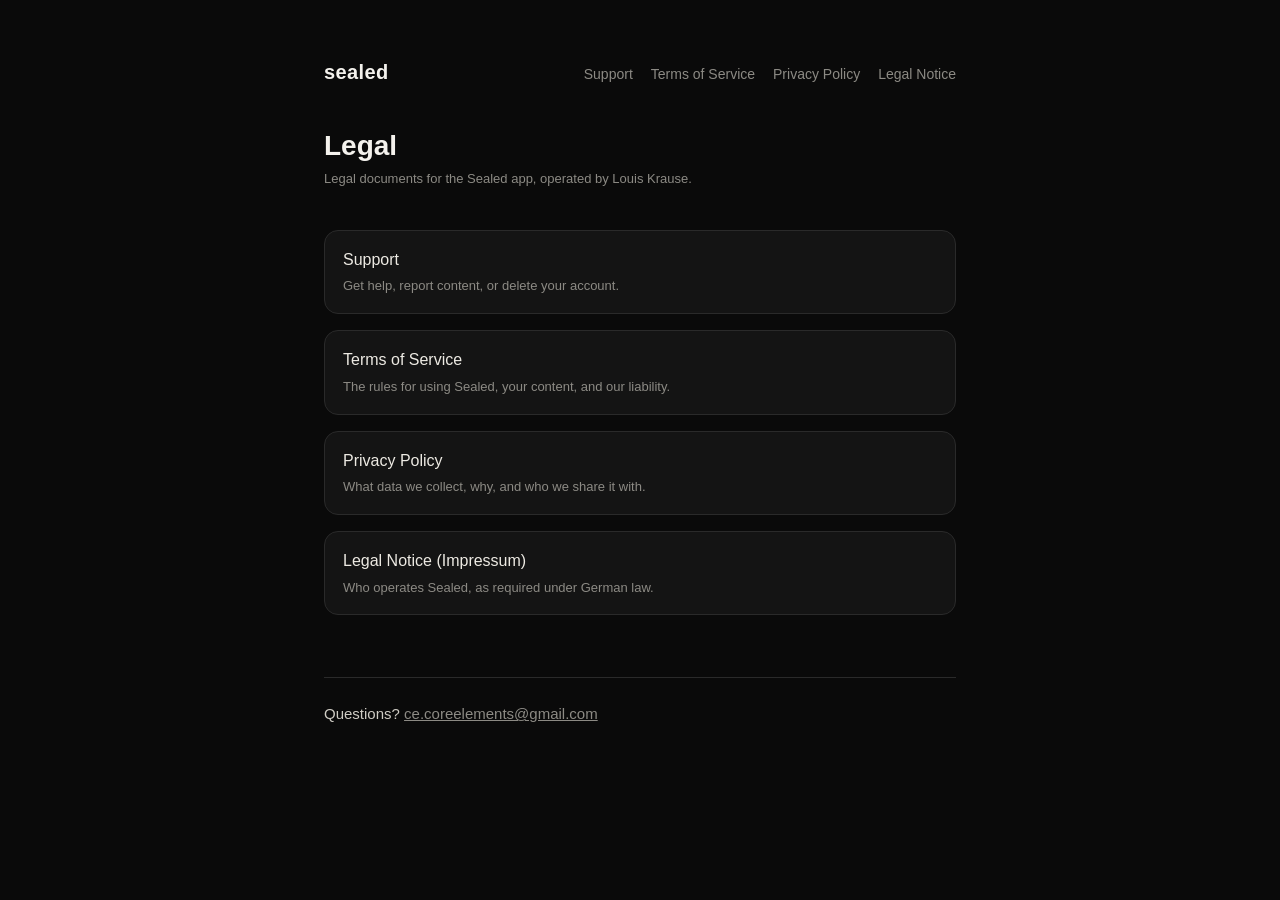
<file: sealed/index.html>
<!doctype html>
<html lang="en">
<head>
  <meta charset="utf-8" />
  <meta name="viewport" content="width=device-width, initial-scale=1" />
  <title>Sealed — Legal</title>
  <meta name="robots" content="noindex" />
  <link rel="stylesheet" href="legal.css" />
</head>
<body>
  <div class="wrap">
    <header class="top">
      <span class="wordmark">sealed</span>
      <nav class="docs">
        <a href="support.html">Support</a>
        <a href="terms-of-service.html">Terms of Service</a>
        <a href="privacy-policy.html">Privacy Policy</a>
        <a href="imprint.html">Legal Notice</a>
      </nav>
    </header>

    <h1>Legal</h1>
    <p class="meta">Legal documents for the Sealed app, operated by Louis Krause.</p>

    <ul class="index-list">
      <li>
        <a href="support.html">
          Support
          <span>Get help, report content, or delete your account.</span>
        </a>
      </li>
      <li>
        <a href="terms-of-service.html">
          Terms of Service
          <span>The rules for using Sealed, your content, and our liability.</span>
        </a>
      </li>
      <li>
        <a href="privacy-policy.html">
          Privacy Policy
          <span>What data we collect, why, and who we share it with.</span>
        </a>
      </li>
      <li>
        <a href="imprint.html">
          Legal Notice (Impressum)
          <span>Who operates Sealed, as required under German law.</span>
        </a>
      </li>
    </ul>

    <footer class="bottom">
      <p>Questions? <a href="mailto:ce.coreelements@gmail.com">ce.coreelements@gmail.com</a></p>
    </footer>
  </div>
</body>
</html>
</file>
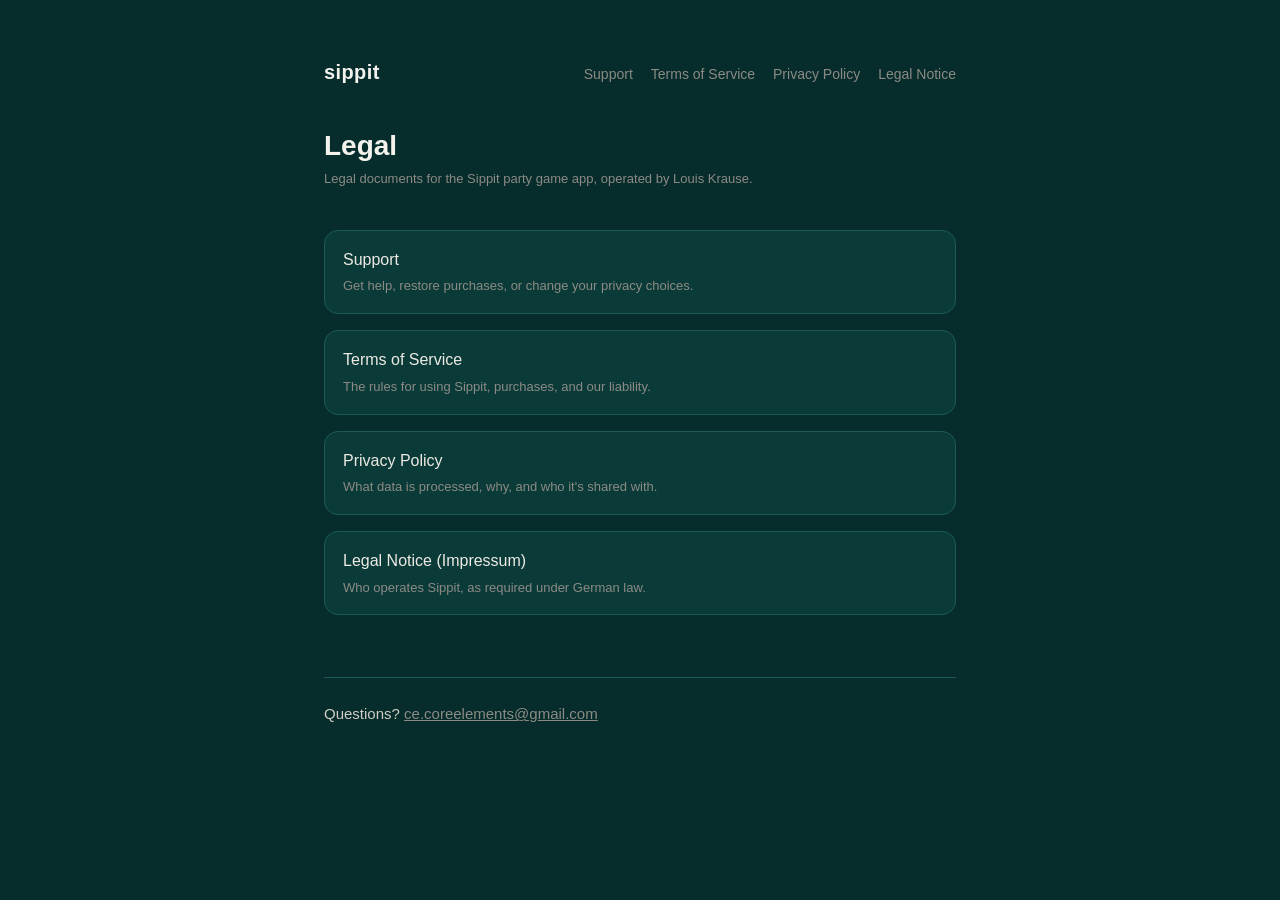
<file: sippit/index.html>
<!doctype html>
<html lang="en">
<head>
  <meta charset="utf-8" />
  <meta name="viewport" content="width=device-width, initial-scale=1" />
  <title>Sippit — Legal</title>
  <meta name="robots" content="noindex" />
  <link rel="stylesheet" href="legal.css" />
</head>
<body>
  <div class="wrap">
    <header class="top">
      <span class="wordmark">sippit</span>
      <nav class="docs">
        <a href="support.html">Support</a>
        <a href="terms-of-service.html">Terms of Service</a>
        <a href="privacy-policy.html">Privacy Policy</a>
        <a href="imprint.html">Legal Notice</a>
      </nav>
    </header>

    <h1>Legal</h1>
    <p class="meta">Legal documents for the Sippit party game app, operated by Louis Krause.</p>

    <ul class="index-list">
      <li>
        <a href="support.html">
          Support
          <span>Get help, restore purchases, or change your privacy choices.</span>
        </a>
      </li>
      <li>
        <a href="terms-of-service.html">
          Terms of Service
          <span>The rules for using Sippit, purchases, and our liability.</span>
        </a>
      </li>
      <li>
        <a href="privacy-policy.html">
          Privacy Policy
          <span>What data is processed, why, and who it's shared with.</span>
        </a>
      </li>
      <li>
        <a href="imprint.html">
          Legal Notice (Impressum)
          <span>Who operates Sippit, as required under German law.</span>
        </a>
      </li>
    </ul>

    <footer class="bottom">
      <p>Questions? <a href="mailto:ce.coreelements@gmail.com">ce.coreelements@gmail.com</a></p>
    </footer>
  </div>
</body>
</html>
</file>
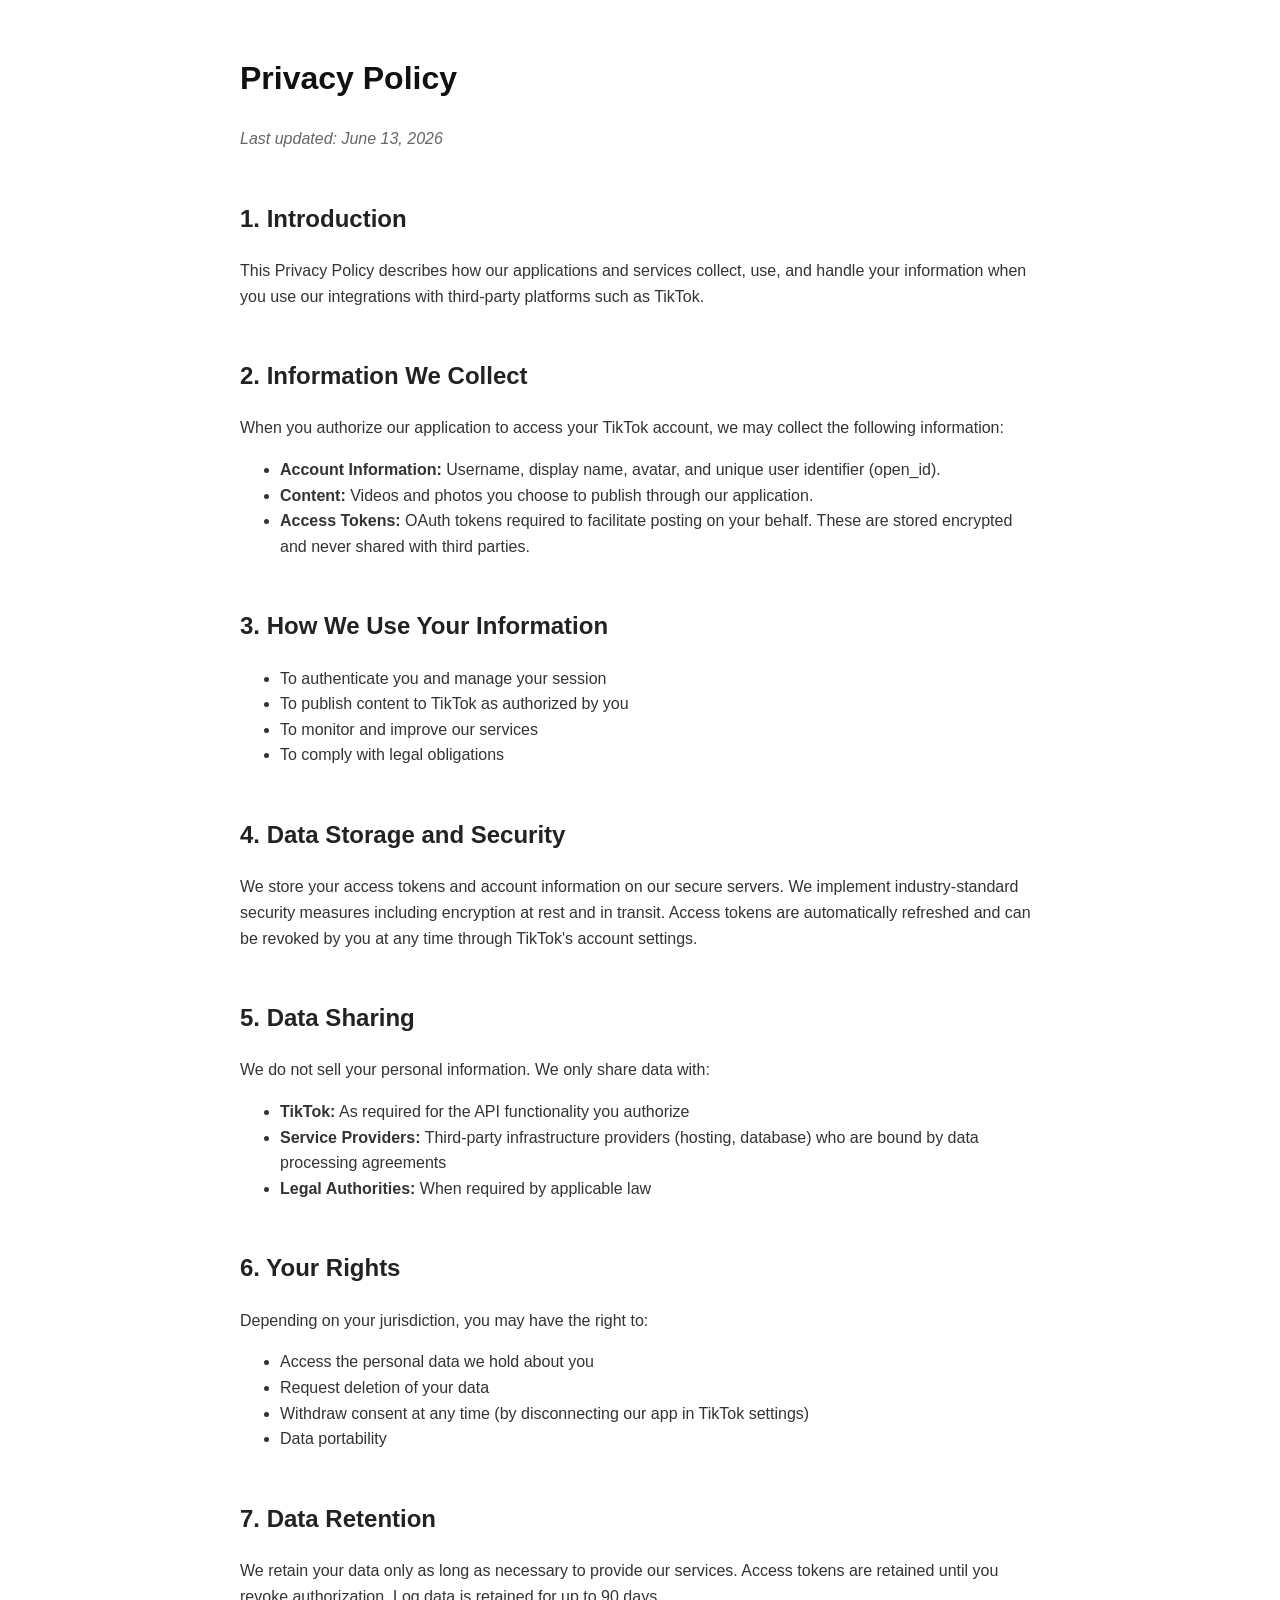
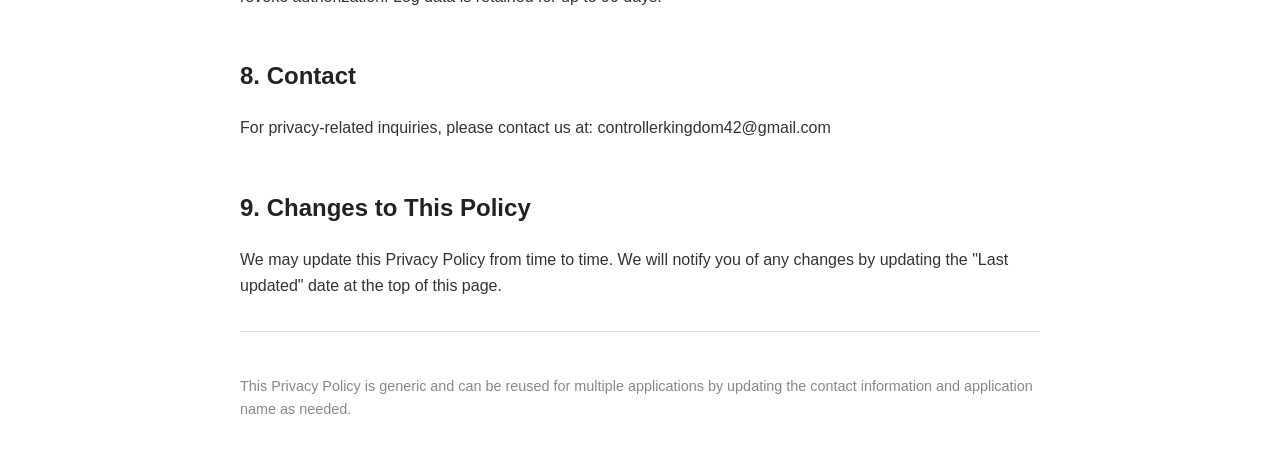
<file: privacy.html>
<!DOCTYPE html>
<html lang="en">
<head>
    <meta charset="UTF-8">
    <meta name="viewport" content="width=device-width, initial-scale=1.0">
    <title>Privacy Policy</title>
    <style>
        body { font-family: -apple-system, BlinkMacSystemFont, 'Segoe UI', Roboto, sans-serif; max-width: 800px; margin: 0 auto; padding: 2em; line-height: 1.6; color: #333; }
        h1 { color: #111; }
        h2 { color: #222; margin-top: 2em; }
        hr { border: none; border-top: 1px solid #ddd; margin: 2em 0; }
        footer { color: #888; font-size: 0.9em; margin-top: 3em; }
        .updated { color: #666; font-style: italic; }
    </style>
</head>
<body>
    <h1>Privacy Policy</h1>
    <p class="updated">Last updated: June 13, 2026</p>

    <h2>1. Introduction</h2>
    <p>This Privacy Policy describes how our applications and services collect, use, and handle your information when you use our integrations with third-party platforms such as TikTok.</p>

    <h2>2. Information We Collect</h2>
    <p>When you authorize our application to access your TikTok account, we may collect the following information:</p>
    <ul>
        <li><strong>Account Information:</strong> Username, display name, avatar, and unique user identifier (open_id).</li>
        <li><strong>Content:</strong> Videos and photos you choose to publish through our application.</li>
        <li><strong>Access Tokens:</strong> OAuth tokens required to facilitate posting on your behalf. These are stored encrypted and never shared with third parties.</li>
    </ul>

    <h2>3. How We Use Your Information</h2>
    <ul>
        <li>To authenticate you and manage your session</li>
        <li>To publish content to TikTok as authorized by you</li>
        <li>To monitor and improve our services</li>
        <li>To comply with legal obligations</li>
    </ul>

    <h2>4. Data Storage and Security</h2>
    <p>We store your access tokens and account information on our secure servers. We implement industry-standard security measures including encryption at rest and in transit. Access tokens are automatically refreshed and can be revoked by you at any time through TikTok's account settings.</p>

    <h2>5. Data Sharing</h2>
    <p>We do not sell your personal information. We only share data with:</p>
    <ul>
        <li><strong>TikTok:</strong> As required for the API functionality you authorize</li>
        <li><strong>Service Providers:</strong> Third-party infrastructure providers (hosting, database) who are bound by data processing agreements</li>
        <li><strong>Legal Authorities:</strong> When required by applicable law</li>
    </ul>

    <h2>6. Your Rights</h2>
    <p>Depending on your jurisdiction, you may have the right to:</p>
    <ul>
        <li>Access the personal data we hold about you</li>
        <li>Request deletion of your data</li>
        <li>Withdraw consent at any time (by disconnecting our app in TikTok settings)</li>
        <li>Data portability</li>
    </ul>

    <h2>7. Data Retention</h2>
    <p>We retain your data only as long as necessary to provide our services. Access tokens are retained until you revoke authorization. Log data is retained for up to 90 days.</p>

    <h2>8. Contact</h2>
    <p>For privacy-related inquiries, please contact us at: controllerkingdom42@gmail.com</p>

    <h2>9. Changes to This Policy</h2>
    <p>We may update this Privacy Policy from time to time. We will notify you of any changes by updating the "Last updated" date at the top of this page.</p>

    <hr>
    <footer>
        <p>This Privacy Policy is generic and can be reused for multiple applications by updating the contact information and application name as needed.</p>
    </footer>
</body>
</html>
</file>
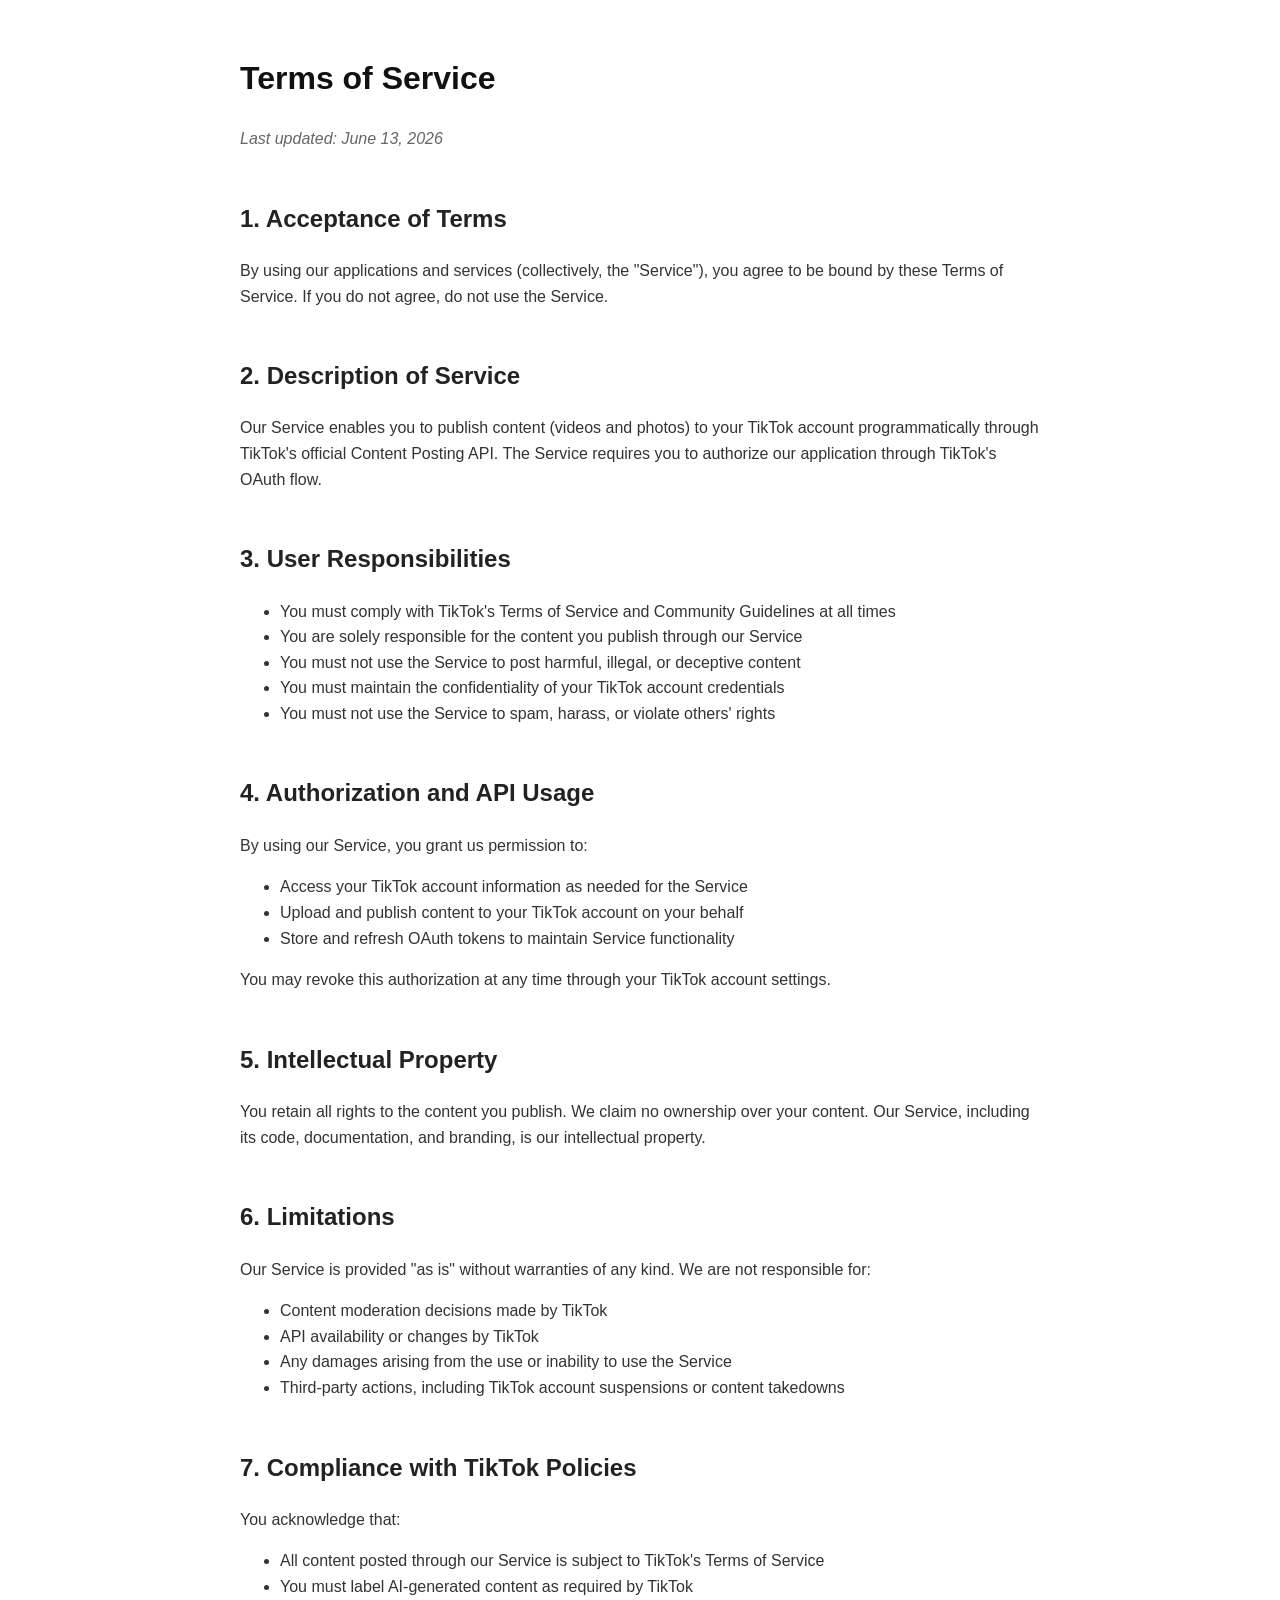
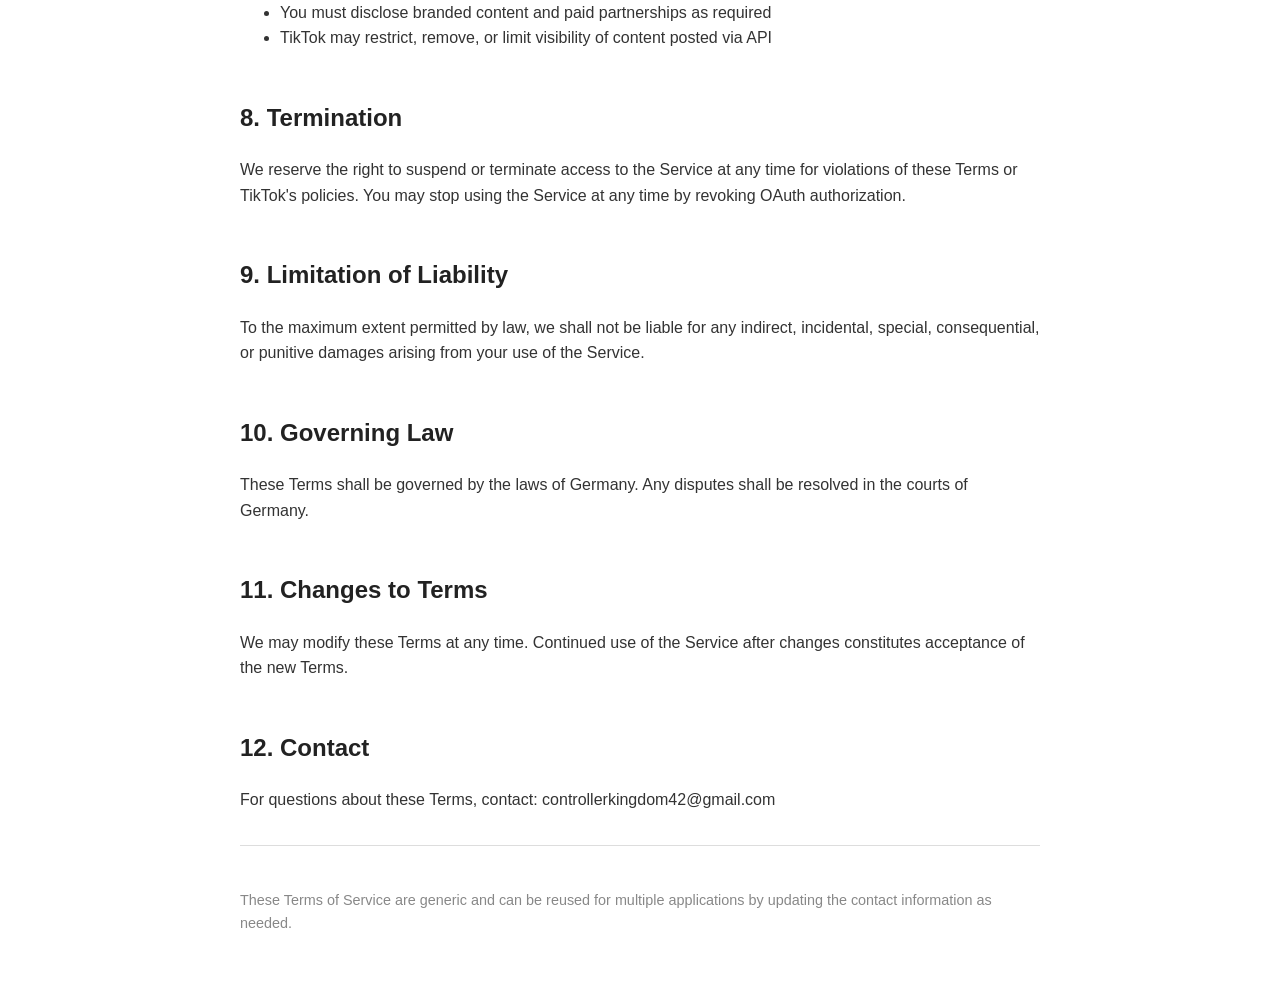
<file: terms.html>
<!DOCTYPE html>
<html lang="en">
<head>
    <meta charset="UTF-8">
    <meta name="viewport" content="width=device-width, initial-scale=1.0">
    <title>Terms of Service</title>
    <style>
        body { font-family: -apple-system, BlinkMacSystemFont, 'Segoe UI', Roboto, sans-serif; max-width: 800px; margin: 0 auto; padding: 2em; line-height: 1.6; color: #333; }
        h1 { color: #111; }
        h2 { color: #222; margin-top: 2em; }
        hr { border: none; border-top: 1px solid #ddd; margin: 2em 0; }
        footer { color: #888; font-size: 0.9em; margin-top: 3em; }
        .updated { color: #666; font-style: italic; }
    </style>
</head>
<body>
    <h1>Terms of Service</h1>
    <p class="updated">Last updated: June 13, 2026</p>

    <h2>1. Acceptance of Terms</h2>
    <p>By using our applications and services (collectively, the "Service"), you agree to be bound by these Terms of Service. If you do not agree, do not use the Service.</p>

    <h2>2. Description of Service</h2>
    <p>Our Service enables you to publish content (videos and photos) to your TikTok account programmatically through TikTok's official Content Posting API. The Service requires you to authorize our application through TikTok's OAuth flow.</p>

    <h2>3. User Responsibilities</h2>
    <ul>
        <li>You must comply with TikTok's Terms of Service and Community Guidelines at all times</li>
        <li>You are solely responsible for the content you publish through our Service</li>
        <li>You must not use the Service to post harmful, illegal, or deceptive content</li>
        <li>You must maintain the confidentiality of your TikTok account credentials</li>
        <li>You must not use the Service to spam, harass, or violate others' rights</li>
    </ul>

    <h2>4. Authorization and API Usage</h2>
    <p>By using our Service, you grant us permission to:</p>
    <ul>
        <li>Access your TikTok account information as needed for the Service</li>
        <li>Upload and publish content to your TikTok account on your behalf</li>
        <li>Store and refresh OAuth tokens to maintain Service functionality</li>
    </ul>
    <p>You may revoke this authorization at any time through your TikTok account settings.</p>

    <h2>5. Intellectual Property</h2>
    <p>You retain all rights to the content you publish. We claim no ownership over your content. Our Service, including its code, documentation, and branding, is our intellectual property.</p>

    <h2>6. Limitations</h2>
    <p>Our Service is provided "as is" without warranties of any kind. We are not responsible for:</p>
    <ul>
        <li>Content moderation decisions made by TikTok</li>
        <li>API availability or changes by TikTok</li>
        <li>Any damages arising from the use or inability to use the Service</li>
        <li>Third-party actions, including TikTok account suspensions or content takedowns</li>
    </ul>

    <h2>7. Compliance with TikTok Policies</h2>
    <p>You acknowledge that:</p>
    <ul>
        <li>All content posted through our Service is subject to TikTok's Terms of Service</li>
        <li>You must label AI-generated content as required by TikTok</li>
        <li>You must disclose branded content and paid partnerships as required</li>
        <li>TikTok may restrict, remove, or limit visibility of content posted via API</li>
    </ul>

    <h2>8. Termination</h2>
    <p>We reserve the right to suspend or terminate access to the Service at any time for violations of these Terms or TikTok's policies. You may stop using the Service at any time by revoking OAuth authorization.</p>

    <h2>9. Limitation of Liability</h2>
    <p>To the maximum extent permitted by law, we shall not be liable for any indirect, incidental, special, consequential, or punitive damages arising from your use of the Service.</p>

    <h2>10. Governing Law</h2>
    <p>These Terms shall be governed by the laws of Germany. Any disputes shall be resolved in the courts of Germany.</p>

    <h2>11. Changes to Terms</h2>
    <p>We may modify these Terms at any time. Continued use of the Service after changes constitutes acceptance of the new Terms.</p>

    <h2>12. Contact</h2>
    <p>For questions about these Terms, contact: controllerkingdom42@gmail.com</p>

    <hr>
    <footer>
        <p>These Terms of Service are generic and can be reused for multiple applications by updating the contact information as needed.</p>
    </footer>
</body>
</html>
</file>
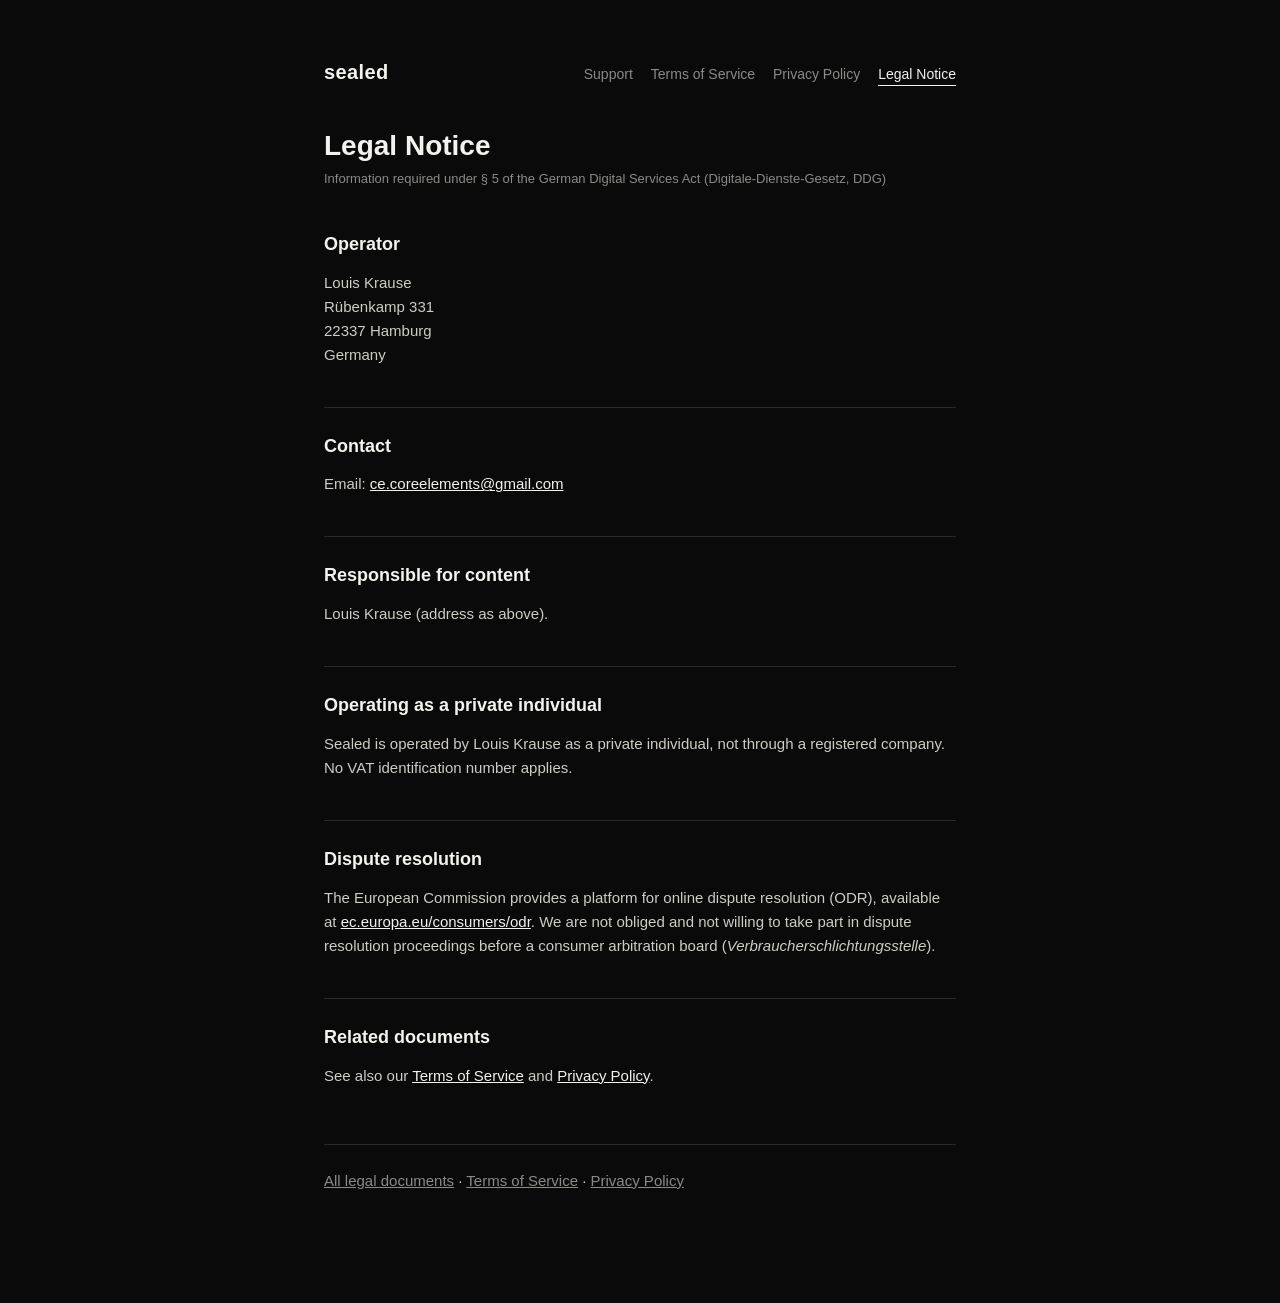
<file: sealed/imprint.html>
<!doctype html>
<html lang="en">
<head>
  <meta charset="utf-8" />
  <meta name="viewport" content="width=device-width, initial-scale=1" />
  <title>Sealed — Legal Notice</title>
  <meta name="robots" content="noindex" />
  <link rel="stylesheet" href="legal.css" />
</head>
<body>
  <div class="wrap">
    <header class="top">
      <a class="wordmark" href="index.html">sealed</a>
      <nav class="docs">
        <a href="support.html">Support</a>
        <a href="terms-of-service.html">Terms of Service</a>
        <a href="privacy-policy.html">Privacy Policy</a>
        <a class="active" href="imprint.html">Legal Notice</a>
      </nav>
    </header>

    <h1>Legal Notice</h1>
    <p class="meta">Information required under § 5 of the German Digital Services Act (Digitale-Dienste-Gesetz, DDG)</p>

    <article>
      <h2>Operator</h2>
      <p>
        Louis Krause<br />
        Rübenkamp 331<br />
        22337 Hamburg<br />
        Germany
      </p>

      <h2>Contact</h2>
      <p>
        Email: <a href="mailto:ce.coreelements@gmail.com">ce.coreelements@gmail.com</a>
      </p>

      <h2>Responsible for content</h2>
      <p>Louis Krause (address as above).</p>

      <h2>Operating as a private individual</h2>
      <p>
        Sealed is operated by Louis Krause as a private individual, not through a registered company.
        No VAT identification number applies.
      </p>

      <h2>Dispute resolution</h2>
      <p>
        The European Commission provides a platform for online dispute resolution (ODR), available at
        <a href="https://ec.europa.eu/consumers/odr/" target="_blank" rel="noopener">ec.europa.eu/consumers/odr</a>.
        We are not obliged and not willing to take part in dispute resolution proceedings before a
        consumer arbitration board (<em>Verbraucherschlichtungsstelle</em>).
      </p>

      <h2>Related documents</h2>
      <p>See also our <a href="terms-of-service.html">Terms of Service</a> and <a href="privacy-policy.html">Privacy Policy</a>.</p>
    </article>

    <footer class="bottom">
      <p>
        <a href="index.html">All legal documents</a> ·
        <a href="terms-of-service.html">Terms of Service</a> ·
        <a href="privacy-policy.html">Privacy Policy</a>
      </p>
    </footer>
  </div>
</body>
</html>
</file>
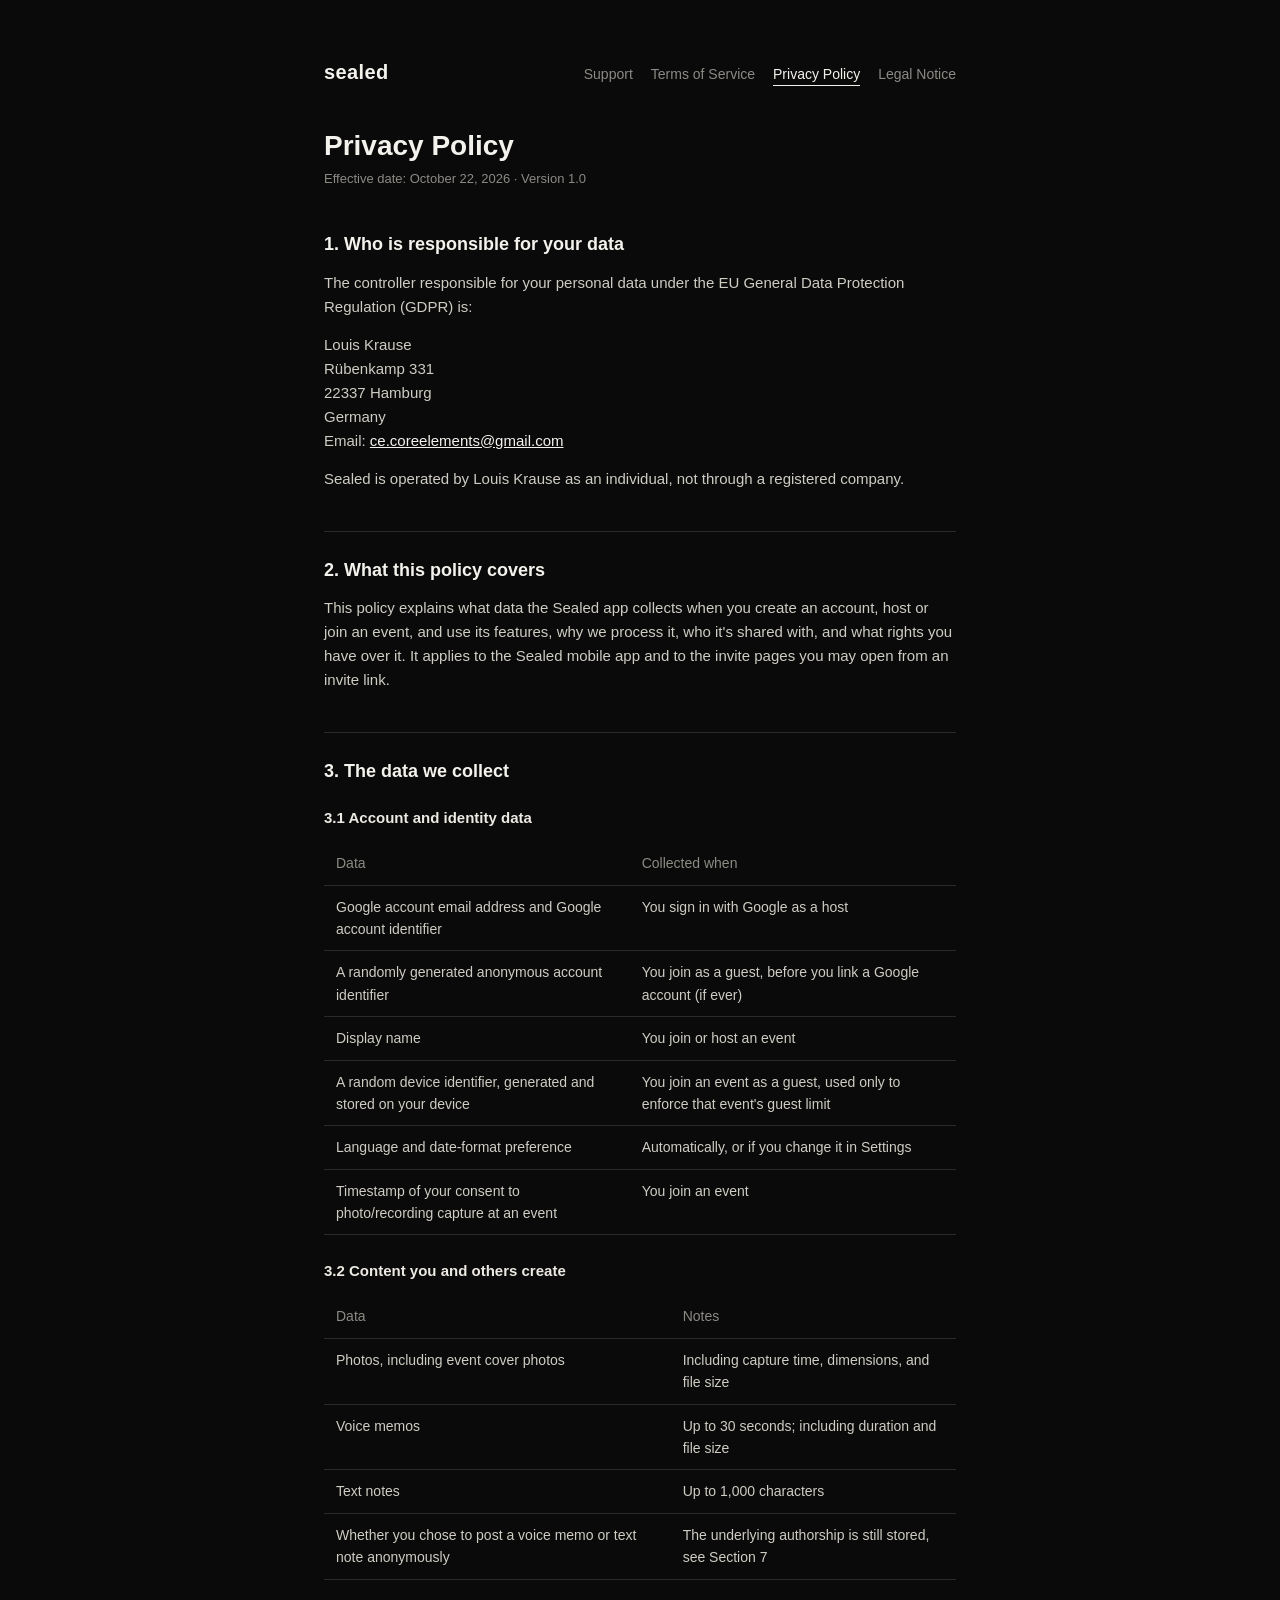
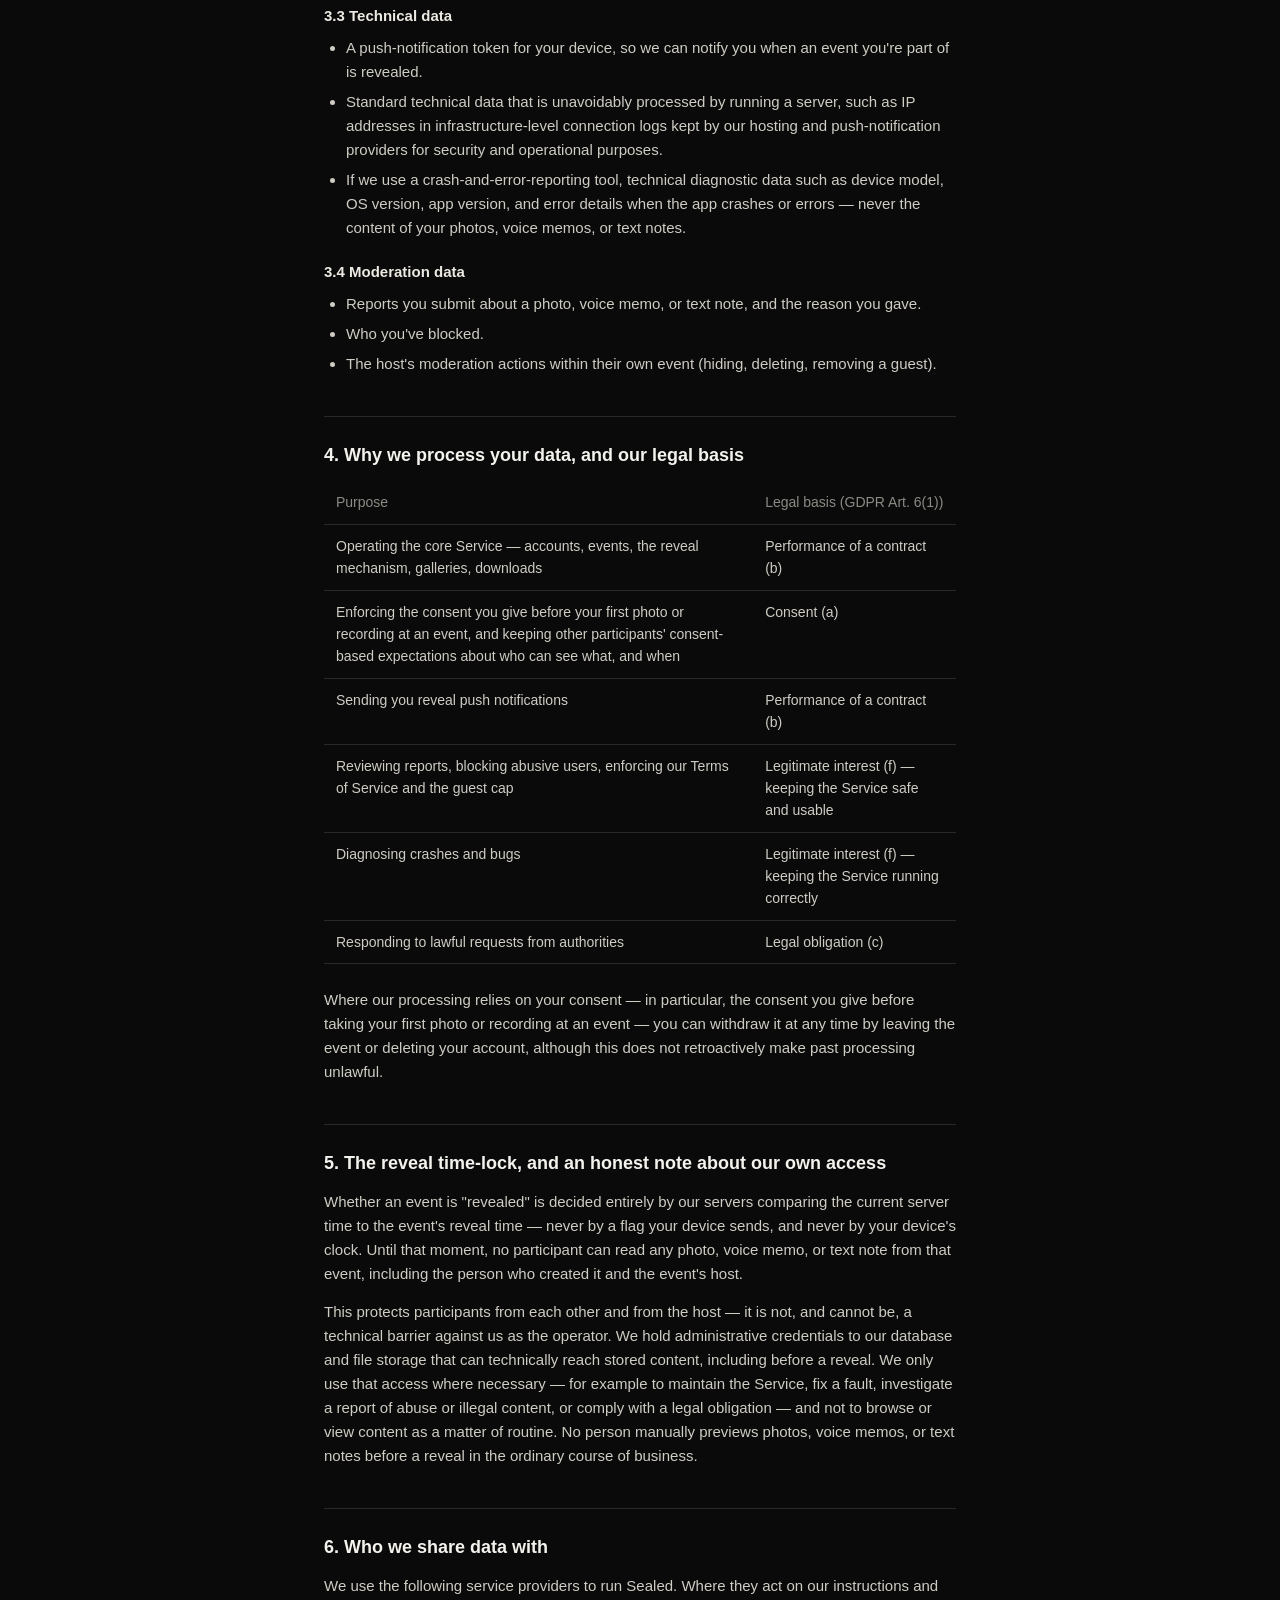
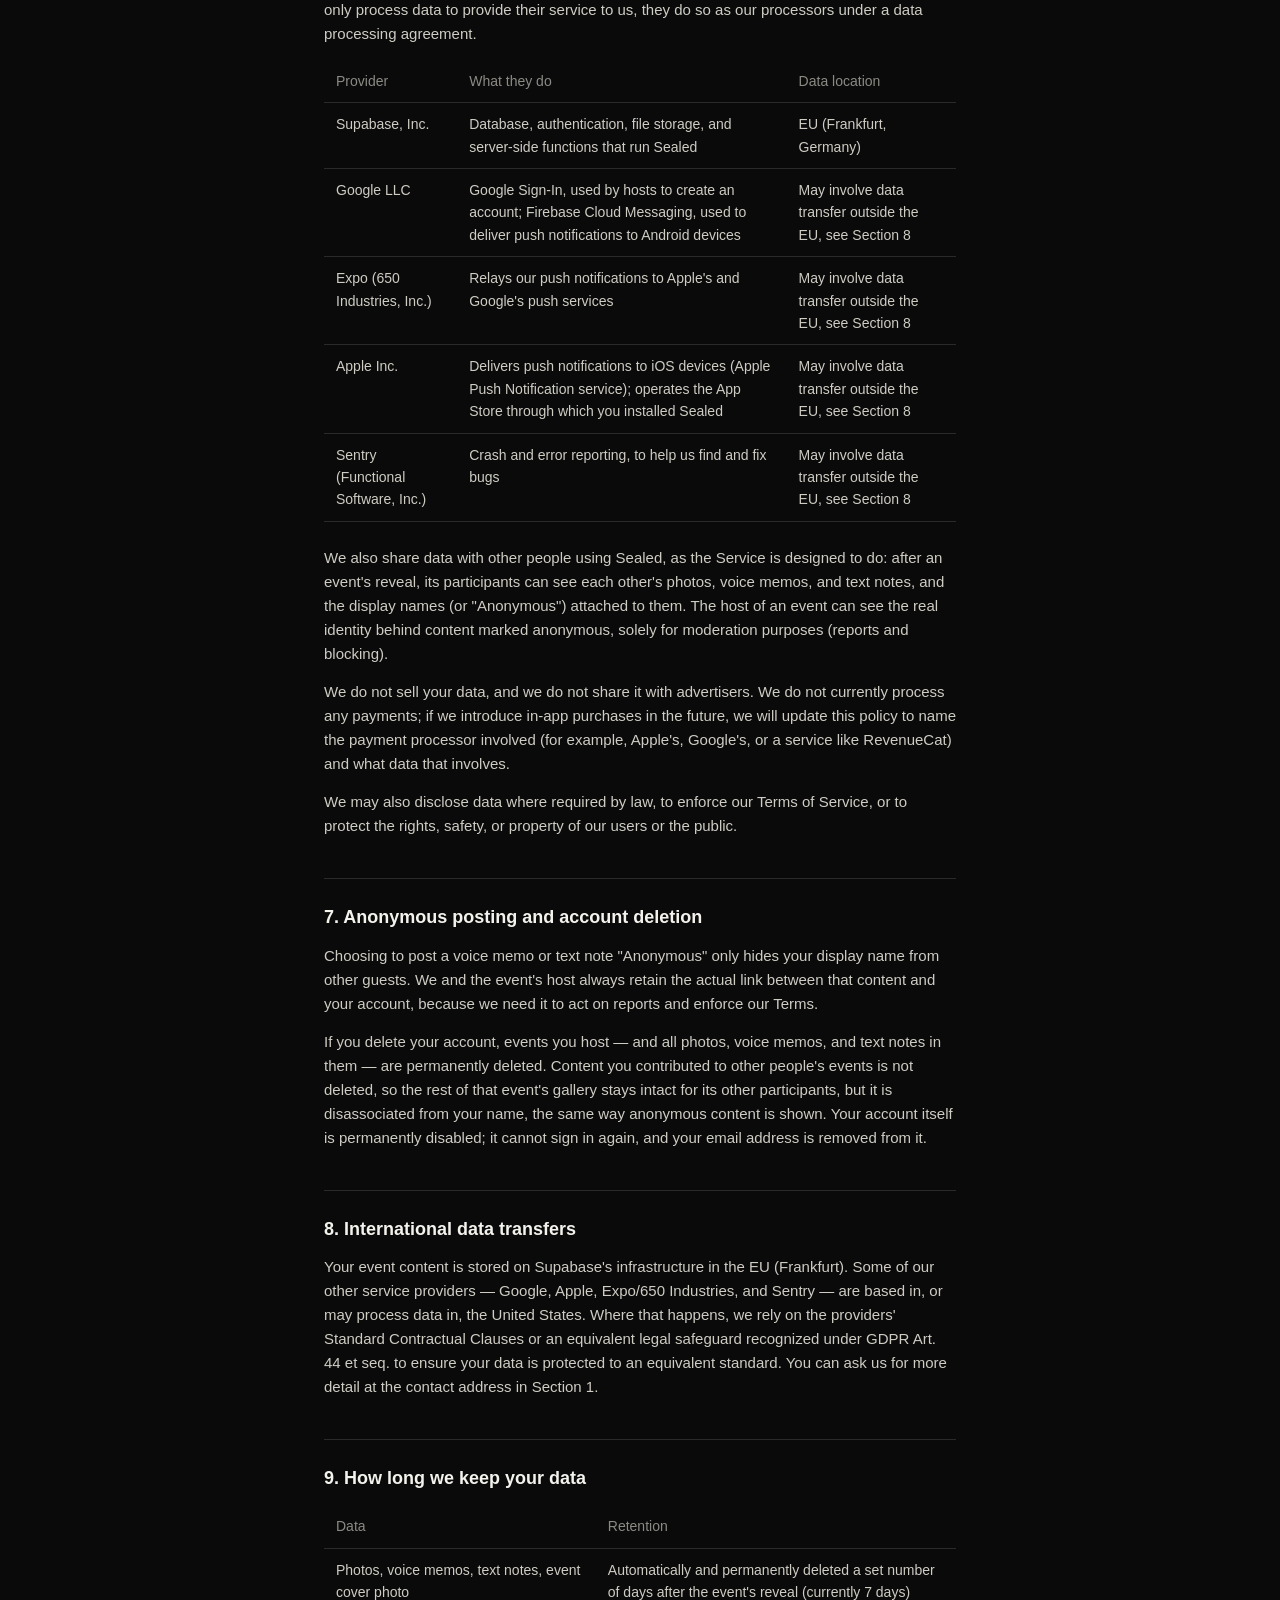
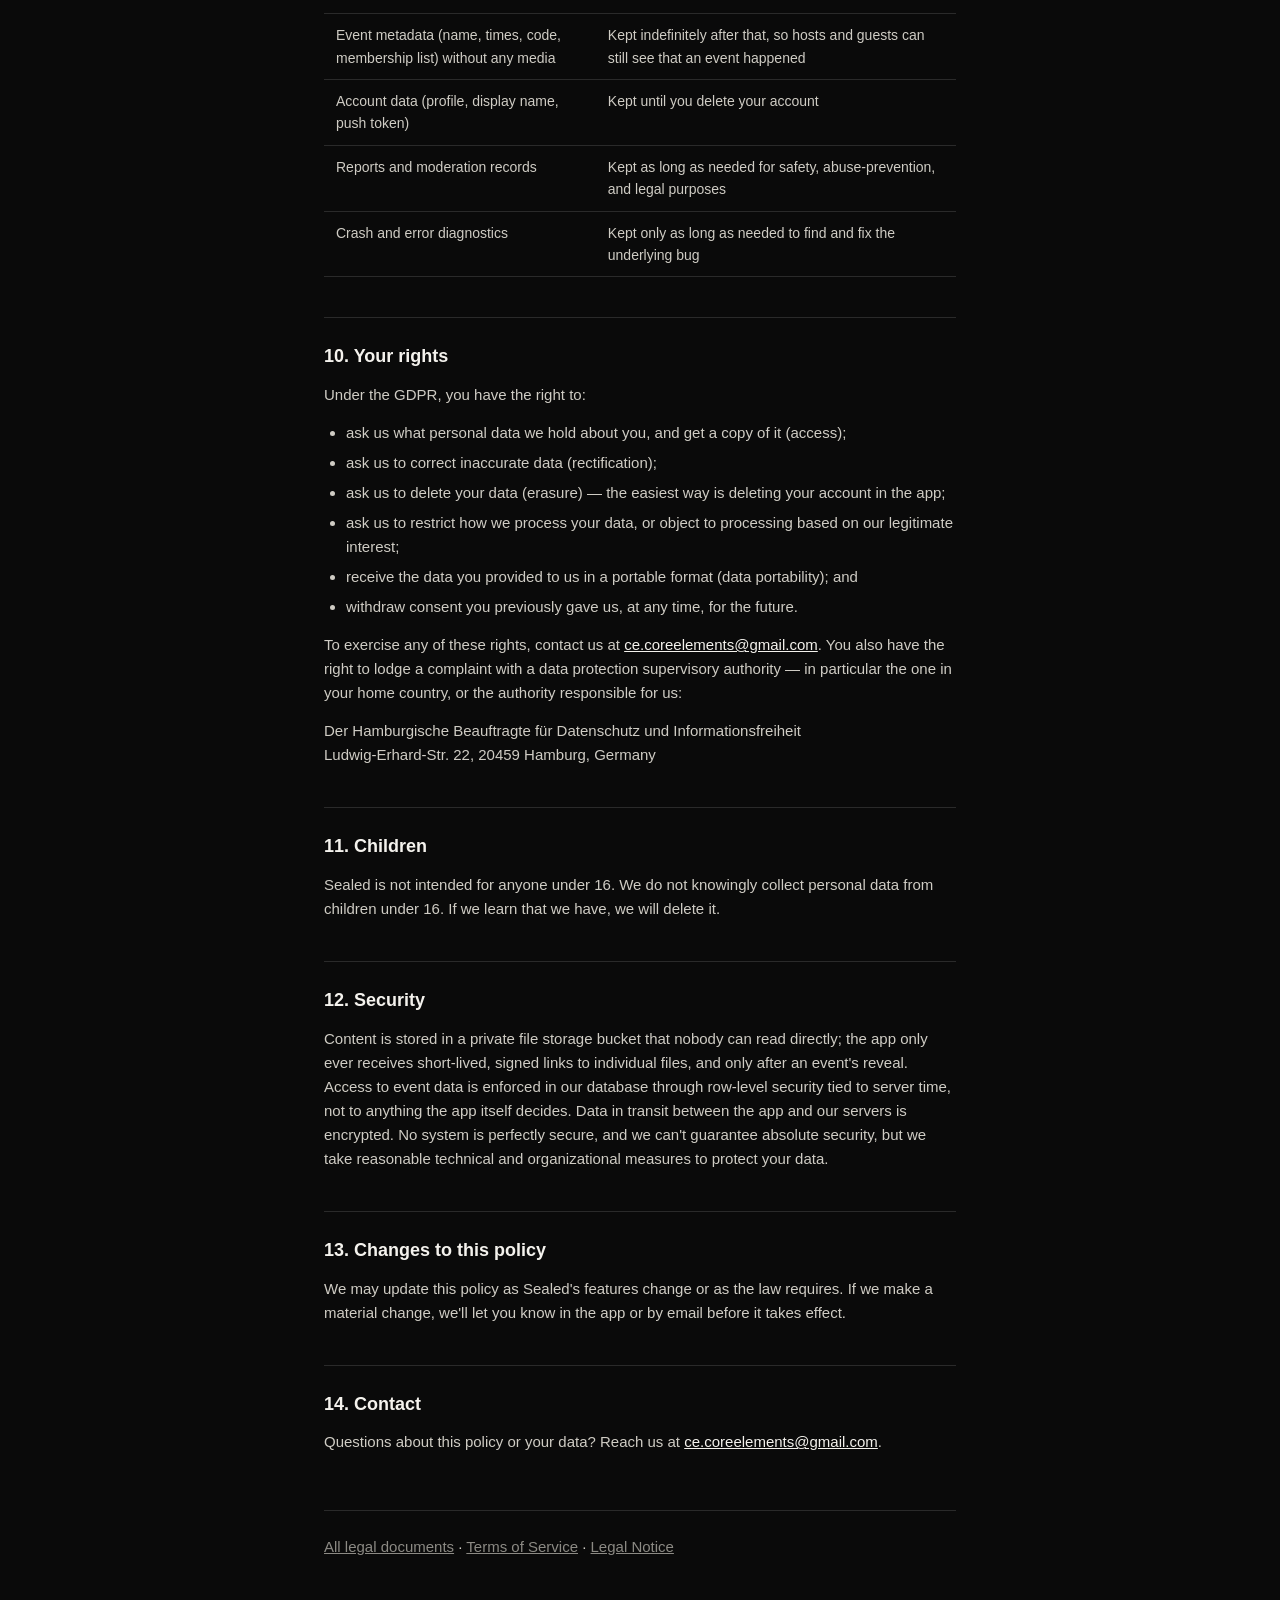
<file: sealed/privacy-policy.html>
<!doctype html>
<html lang="en">
<head>
  <meta charset="utf-8" />
  <meta name="viewport" content="width=device-width, initial-scale=1" />
  <title>Sealed — Privacy Policy</title>
  <meta name="robots" content="noindex" />
  <link rel="stylesheet" href="legal.css" />
</head>
<body>
  <div class="wrap">
    <header class="top">
      <a class="wordmark" href="index.html">sealed</a>
      <nav class="docs">
        <a href="support.html">Support</a>
        <a href="terms-of-service.html">Terms of Service</a>
        <a class="active" href="privacy-policy.html">Privacy Policy</a>
        <a href="imprint.html">Legal Notice</a>
      </nav>
    </header>

    <h1>Privacy Policy</h1>
    <p class="meta">Effective date: October 22, 2026 · Version 1.0</p>

    <article>
      <h2>1. Who is responsible for your data</h2>
      <p>
        The controller responsible for your personal data under the EU General Data Protection
        Regulation (GDPR) is:
      </p>
      <p>
        Louis Krause<br />
        Rübenkamp 331<br />
        22337 Hamburg<br />
        Germany<br />
        Email: <a href="mailto:ce.coreelements@gmail.com">ce.coreelements@gmail.com</a>
      </p>
      <p>Sealed is operated by Louis Krause as an individual, not through a registered company.</p>

      <h2>2. What this policy covers</h2>
      <p>
        This policy explains what data the Sealed app collects when you create an account, host or
        join an event, and use its features, why we process it, who it's shared with, and what rights
        you have over it. It applies to the Sealed mobile app and to the invite pages you may open from
        an invite link.
      </p>

      <h2>3. The data we collect</h2>

      <h3>3.1 Account and identity data</h3>
      <table>
        <tr><th>Data</th><th>Collected when</th></tr>
        <tr><td>Google account email address and Google account identifier</td><td>You sign in with Google as a host</td></tr>
        <tr><td>A randomly generated anonymous account identifier</td><td>You join as a guest, before you link a Google account (if ever)</td></tr>
        <tr><td>Display name</td><td>You join or host an event</td></tr>
        <tr><td>A random device identifier, generated and stored on your device</td><td>You join an event as a guest, used only to enforce that event's guest limit</td></tr>
        <tr><td>Language and date-format preference</td><td>Automatically, or if you change it in Settings</td></tr>
        <tr><td>Timestamp of your consent to photo/recording capture at an event</td><td>You join an event</td></tr>
      </table>

      <h3>3.2 Content you and others create</h3>
      <table>
        <tr><th>Data</th><th>Notes</th></tr>
        <tr><td>Photos, including event cover photos</td><td>Including capture time, dimensions, and file size</td></tr>
        <tr><td>Voice memos</td><td>Up to 30 seconds; including duration and file size</td></tr>
        <tr><td>Text notes</td><td>Up to 1,000 characters</td></tr>
        <tr><td>Whether you chose to post a voice memo or text note anonymously</td><td>The underlying authorship is still stored, see Section 7</td></tr>
      </table>

      <h3>3.3 Technical data</h3>
      <ul>
        <li>
          A push-notification token for your device, so we can notify you when an event you're part of
          is revealed.
        </li>
        <li>
          Standard technical data that is unavoidably processed by running a server, such as IP
          addresses in infrastructure-level connection logs kept by our hosting and push-notification
          providers for security and operational purposes.
        </li>
        <li>
          If we use a crash-and-error-reporting tool, technical diagnostic data such as device model,
          OS version, app version, and error details when the app crashes or errors — never the content
          of your photos, voice memos, or text notes.
        </li>
      </ul>

      <h3>3.4 Moderation data</h3>
      <ul>
        <li>Reports you submit about a photo, voice memo, or text note, and the reason you gave.</li>
        <li>Who you've blocked.</li>
        <li>The host's moderation actions within their own event (hiding, deleting, removing a guest).</li>
      </ul>

      <h2>4. Why we process your data, and our legal basis</h2>
      <table>
        <tr><th>Purpose</th><th>Legal basis (GDPR Art. 6(1))</th></tr>
        <tr><td>Operating the core Service — accounts, events, the reveal mechanism, galleries, downloads</td><td>Performance of a contract (b)</td></tr>
        <tr><td>Enforcing the consent you give before your first photo or recording at an event, and keeping other participants' consent-based expectations about who can see what, and when</td><td>Consent (a)</td></tr>
        <tr><td>Sending you reveal push notifications</td><td>Performance of a contract (b)</td></tr>
        <tr><td>Reviewing reports, blocking abusive users, enforcing our Terms of Service and the guest cap</td><td>Legitimate interest (f) — keeping the Service safe and usable</td></tr>
        <tr><td>Diagnosing crashes and bugs</td><td>Legitimate interest (f) — keeping the Service running correctly</td></tr>
        <tr><td>Responding to lawful requests from authorities</td><td>Legal obligation (c)</td></tr>
      </table>
      <p>
        Where our processing relies on your consent — in particular, the consent you give before taking
        your first photo or recording at an event — you can withdraw it at any time by leaving the
        event or deleting your account, although this does not retroactively make past processing
        unlawful.
      </p>

      <h2>5. The reveal time-lock, and an honest note about our own access</h2>
      <p>
        Whether an event is "revealed" is decided entirely by our servers comparing the current server
        time to the event's reveal time — never by a flag your device sends, and never by your device's
        clock. Until that moment, no participant can read any photo, voice memo, or text note from that
        event, including the person who created it and the event's host.
      </p>
      <p>
        This protects participants from each other and from the host — it is not, and cannot be, a
        technical barrier against us as the operator. We hold administrative credentials to our
        database and file storage that can technically reach stored content, including before a
        reveal. We only use that access where necessary — for example to maintain the Service, fix a
        fault, investigate a report of abuse or illegal content, or comply with a legal obligation — and
        not to browse or view content as a matter of routine. No person manually previews photos, voice
        memos, or text notes before a reveal in the ordinary course of business.
      </p>

      <h2>6. Who we share data with</h2>
      <p>
        We use the following service providers to run Sealed. Where they act on our instructions and
        only process data to provide their service to us, they do so as our processors under a data
        processing agreement.
      </p>
      <table>
        <tr><th>Provider</th><th>What they do</th><th>Data location</th></tr>
        <tr><td>Supabase, Inc.</td><td>Database, authentication, file storage, and server-side functions that run Sealed</td><td>EU (Frankfurt, Germany)</td></tr>
        <tr><td>Google LLC</td><td>Google Sign-In, used by hosts to create an account; Firebase Cloud Messaging, used to deliver push notifications to Android devices</td><td>May involve data transfer outside the EU, see Section 8</td></tr>
        <tr><td>Expo (650 Industries, Inc.)</td><td>Relays our push notifications to Apple's and Google's push services</td><td>May involve data transfer outside the EU, see Section 8</td></tr>
        <tr><td>Apple Inc.</td><td>Delivers push notifications to iOS devices (Apple Push Notification service); operates the App Store through which you installed Sealed</td><td>May involve data transfer outside the EU, see Section 8</td></tr>
        <tr><td>Sentry (Functional Software, Inc.)</td><td>Crash and error reporting, to help us find and fix bugs</td><td>May involve data transfer outside the EU, see Section 8</td></tr>
      </table>
      <p>
        We also share data with other people using Sealed, as the Service is designed to do: after an
        event's reveal, its participants can see each other's photos, voice memos, and text notes, and
        the display names (or "Anonymous") attached to them. The host of an event can see the real
        identity behind content marked anonymous, solely for moderation purposes (reports and
        blocking).
      </p>
      <p>
        We do not sell your data, and we do not share it with advertisers. We do not currently process
        any payments; if we introduce in-app purchases in the future, we will update this policy to
        name the payment processor involved (for example, Apple's, Google's, or a service like
        RevenueCat) and what data that involves.
      </p>
      <p>
        We may also disclose data where required by law, to enforce our Terms of Service, or to protect
        the rights, safety, or property of our users or the public.
      </p>

      <h2>7. Anonymous posting and account deletion</h2>
      <p>
        Choosing to post a voice memo or text note "Anonymous" only hides your display name from other
        guests. We and the event's host always retain the actual link between that content and your
        account, because we need it to act on reports and enforce our Terms.
      </p>
      <p>
        If you delete your account, events you host — and all photos, voice memos, and text notes in
        them — are permanently deleted. Content you contributed to other people's events is not
        deleted, so the rest of that event's gallery stays intact for its other participants, but it is
        disassociated from your name, the same way anonymous content is shown. Your account itself is
        permanently disabled; it cannot sign in again, and your email address is removed from it.
      </p>

      <h2>8. International data transfers</h2>
      <p>
        Your event content is stored on Supabase's infrastructure in the EU (Frankfurt). Some of our
        other service providers — Google, Apple, Expo/650 Industries, and Sentry — are based in, or may
        process data in, the United States. Where that happens, we rely on the providers' Standard
        Contractual Clauses or an equivalent legal safeguard recognized under GDPR Art. 44 et seq. to
        ensure your data is protected to an equivalent standard. You can ask us for more detail at the
        contact address in Section 1.
      </p>

      <h2>9. How long we keep your data</h2>
      <table>
        <tr><th>Data</th><th>Retention</th></tr>
        <tr><td>Photos, voice memos, text notes, event cover photo</td><td>Automatically and permanently deleted a set number of days after the event's reveal (currently 7 days)</td></tr>
        <tr><td>Event metadata (name, times, code, membership list) without any media</td><td>Kept indefinitely after that, so hosts and guests can still see that an event happened</td></tr>
        <tr><td>Account data (profile, display name, push token)</td><td>Kept until you delete your account</td></tr>
        <tr><td>Reports and moderation records</td><td>Kept as long as needed for safety, abuse-prevention, and legal purposes</td></tr>
        <tr><td>Crash and error diagnostics</td><td>Kept only as long as needed to find and fix the underlying bug</td></tr>
      </table>

      <h2>10. Your rights</h2>
      <p>Under the GDPR, you have the right to:</p>
      <ul>
        <li>ask us what personal data we hold about you, and get a copy of it (access);</li>
        <li>ask us to correct inaccurate data (rectification);</li>
        <li>ask us to delete your data (erasure) — the easiest way is deleting your account in the app;</li>
        <li>ask us to restrict how we process your data, or object to processing based on our legitimate interest;</li>
        <li>receive the data you provided to us in a portable format (data portability); and</li>
        <li>withdraw consent you previously gave us, at any time, for the future.</li>
      </ul>
      <p>
        To exercise any of these rights, contact us at
        <a href="mailto:ce.coreelements@gmail.com">ce.coreelements@gmail.com</a>. You also have the
        right to lodge a complaint with a data protection supervisory authority — in particular the one
        in your home country, or the authority responsible for us:
      </p>
      <p>
        Der Hamburgische Beauftragte für Datenschutz und Informationsfreiheit<br />
        Ludwig-Erhard-Str. 22, 20459 Hamburg, Germany
      </p>

      <h2>11. Children</h2>
      <p>
        Sealed is not intended for anyone under 16. We do not knowingly collect personal data from
        children under 16. If we learn that we have, we will delete it.
      </p>

      <h2>12. Security</h2>
      <p>
        Content is stored in a private file storage bucket that nobody can read directly; the app only
        ever receives short-lived, signed links to individual files, and only after an event's reveal.
        Access to event data is enforced in our database through row-level security tied to server time,
        not to anything the app itself decides. Data in transit between the app and our servers is
        encrypted. No system is perfectly secure, and we can't guarantee absolute security, but we take
        reasonable technical and organizational measures to protect your data.
      </p>

      <h2>13. Changes to this policy</h2>
      <p>
        We may update this policy as Sealed's features change or as the law requires. If we make a
        material change, we'll let you know in the app or by email before it takes effect.
      </p>

      <h2>14. Contact</h2>
      <p>
        Questions about this policy or your data? Reach us at
        <a href="mailto:ce.coreelements@gmail.com">ce.coreelements@gmail.com</a>.
      </p>
    </article>

    <footer class="bottom">
      <p>
        <a href="index.html">All legal documents</a> ·
        <a href="terms-of-service.html">Terms of Service</a> ·
        <a href="imprint.html">Legal Notice</a>
      </p>
    </footer>
  </div>
</body>
</html>
</file>
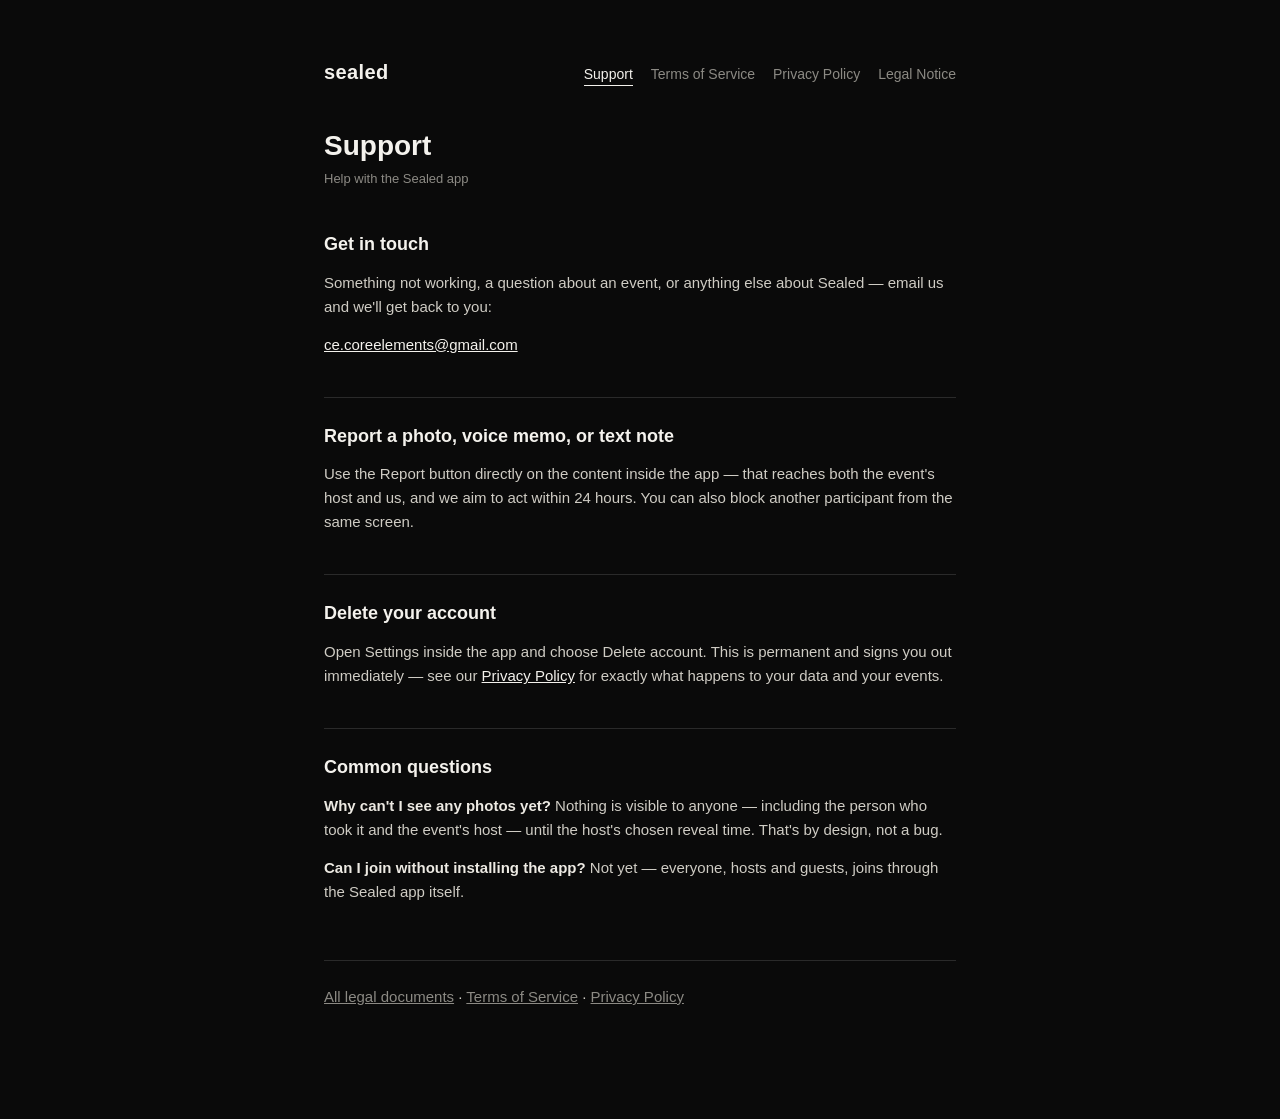
<file: sealed/support.html>
<!doctype html>
<html lang="en">
<head>
  <meta charset="utf-8" />
  <meta name="viewport" content="width=device-width, initial-scale=1" />
  <title>Sealed — Support</title>
  <meta name="robots" content="noindex" />
  <link rel="stylesheet" href="legal.css" />
</head>
<body>
  <div class="wrap">
    <header class="top">
      <a class="wordmark" href="index.html">sealed</a>
      <nav class="docs">
        <a class="active" href="support.html">Support</a>
        <a href="terms-of-service.html">Terms of Service</a>
        <a href="privacy-policy.html">Privacy Policy</a>
        <a href="imprint.html">Legal Notice</a>
      </nav>
    </header>

    <h1>Support</h1>
    <p class="meta">Help with the Sealed app</p>

    <article>
      <h2>Get in touch</h2>
      <p>
        Something not working, a question about an event, or anything else about Sealed —
        email us and we'll get back to you:
      </p>
      <p>
        <a href="mailto:ce.coreelements@gmail.com">ce.coreelements@gmail.com</a>
      </p>

      <h2>Report a photo, voice memo, or text note</h2>
      <p>
        Use the Report button directly on the content inside the app — that reaches both the
        event's host and us, and we aim to act within 24 hours. You can also block another
        participant from the same screen.
      </p>

      <h2>Delete your account</h2>
      <p>
        Open Settings inside the app and choose Delete account. This is permanent and signs you
        out immediately — see our <a href="privacy-policy.html">Privacy Policy</a> for exactly
        what happens to your data and your events.
      </p>

      <h2>Common questions</h2>
      <p><strong>Why can't I see any photos yet?</strong> Nothing is visible to anyone — including
      the person who took it and the event's host — until the host's chosen reveal time. That's
      by design, not a bug.</p>
      <p><strong>Can I join without installing the app?</strong> Not yet — everyone, hosts and
      guests, joins through the Sealed app itself.</p>
    </article>

    <footer class="bottom">
      <p>
        <a href="index.html">All legal documents</a> ·
        <a href="terms-of-service.html">Terms of Service</a> ·
        <a href="privacy-policy.html">Privacy Policy</a>
      </p>
    </footer>
  </div>
</body>
</html>
</file>
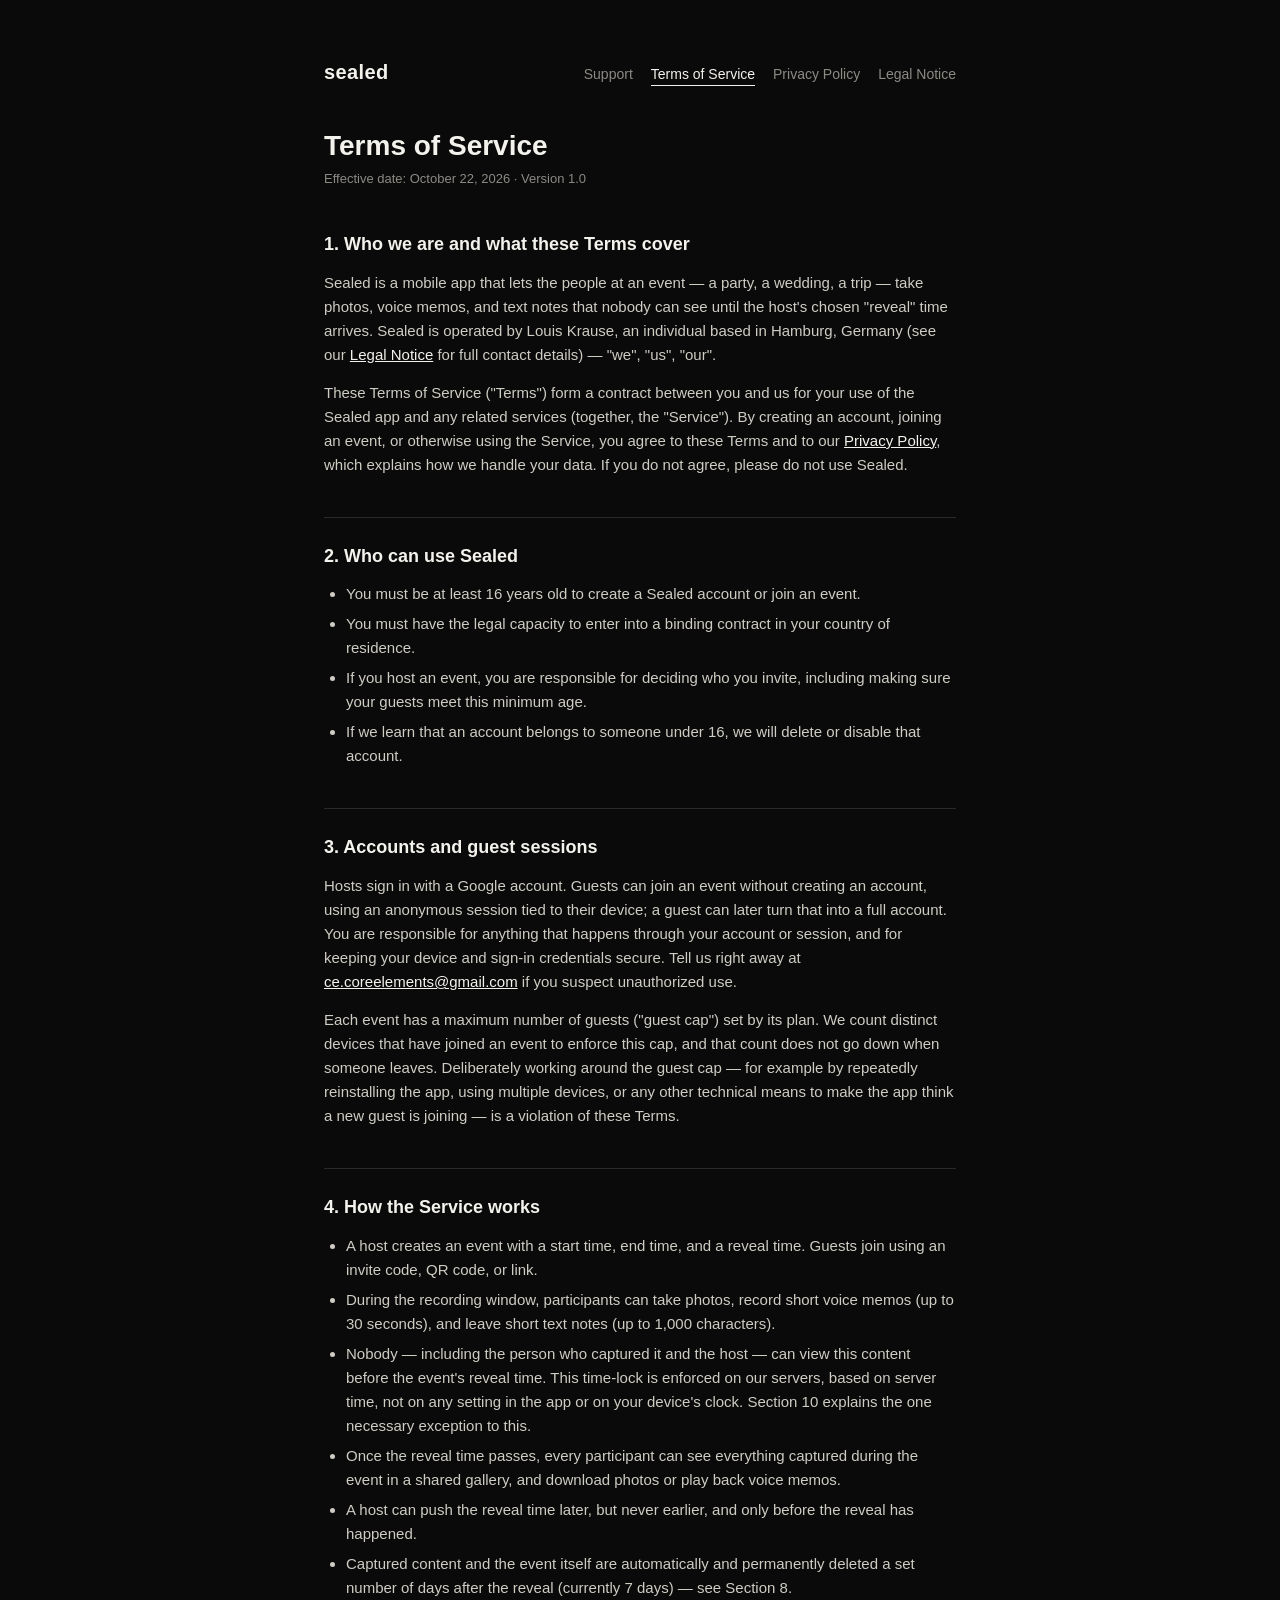
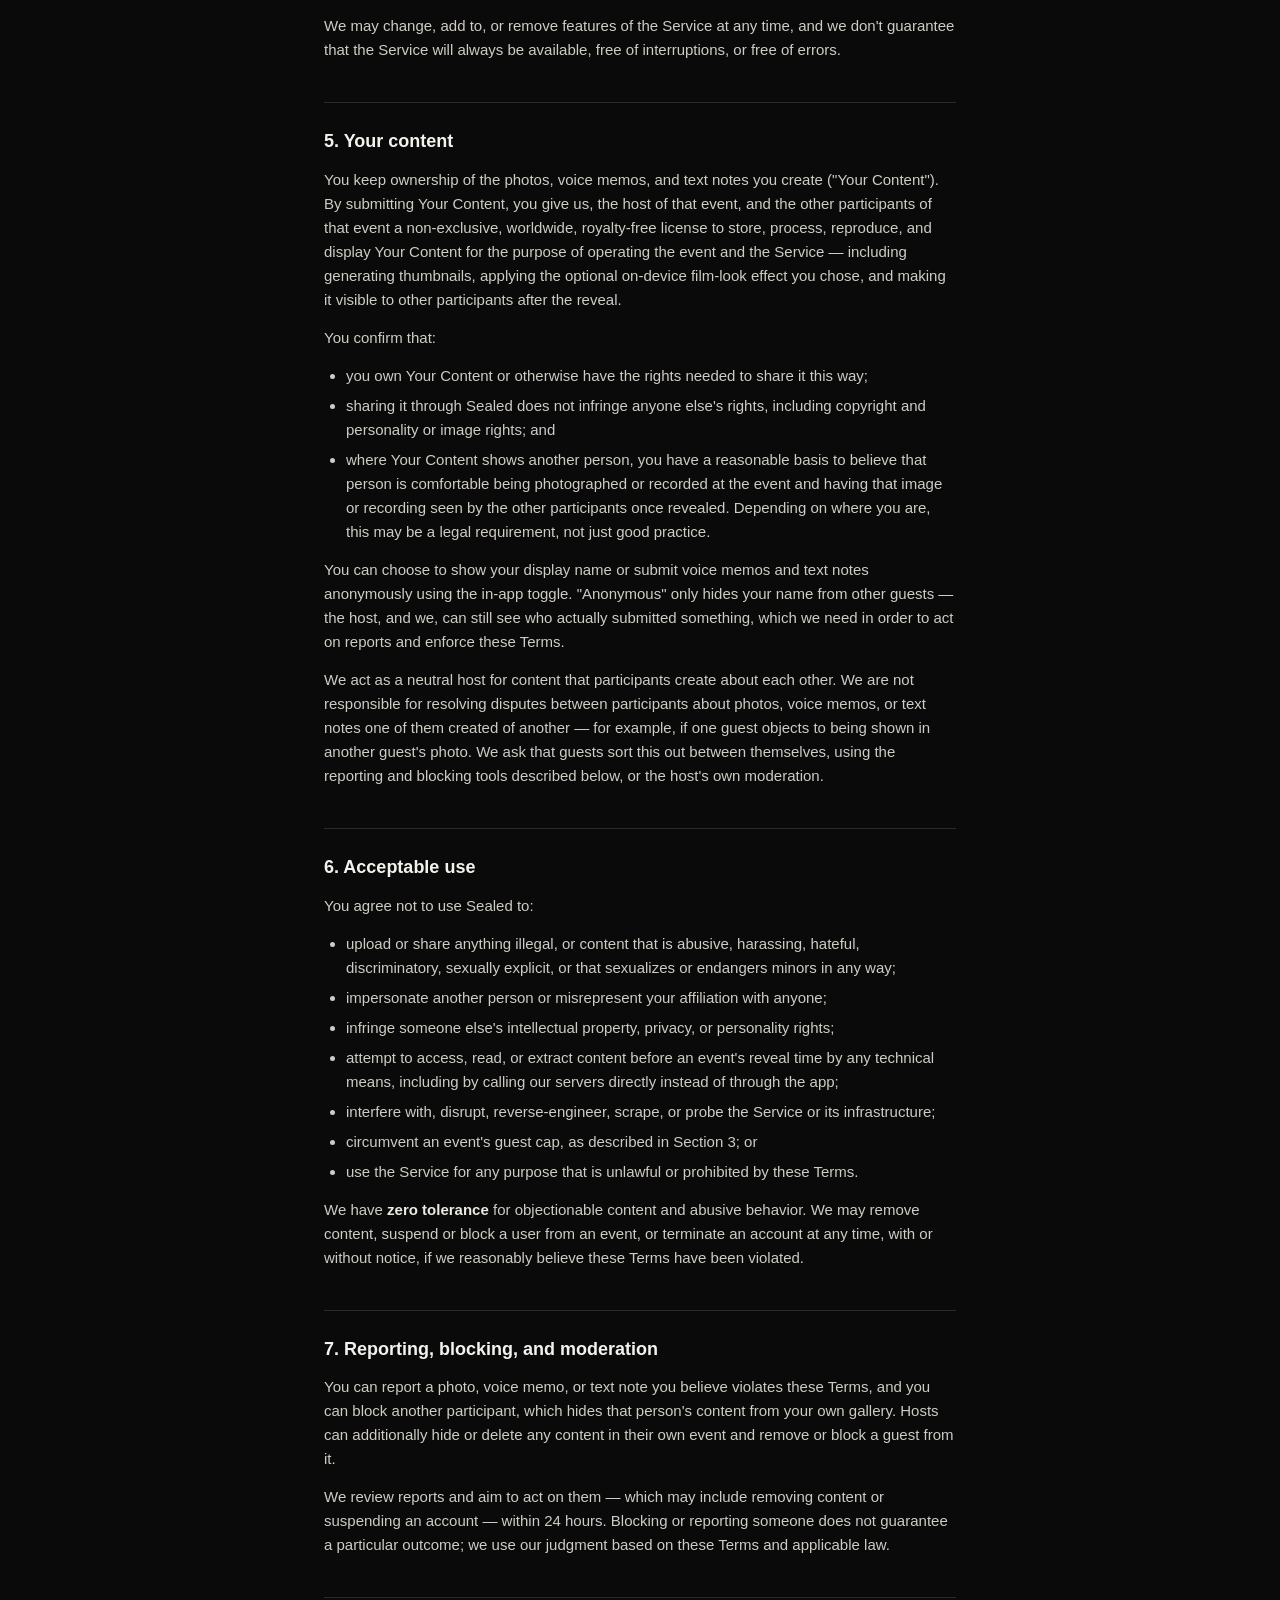
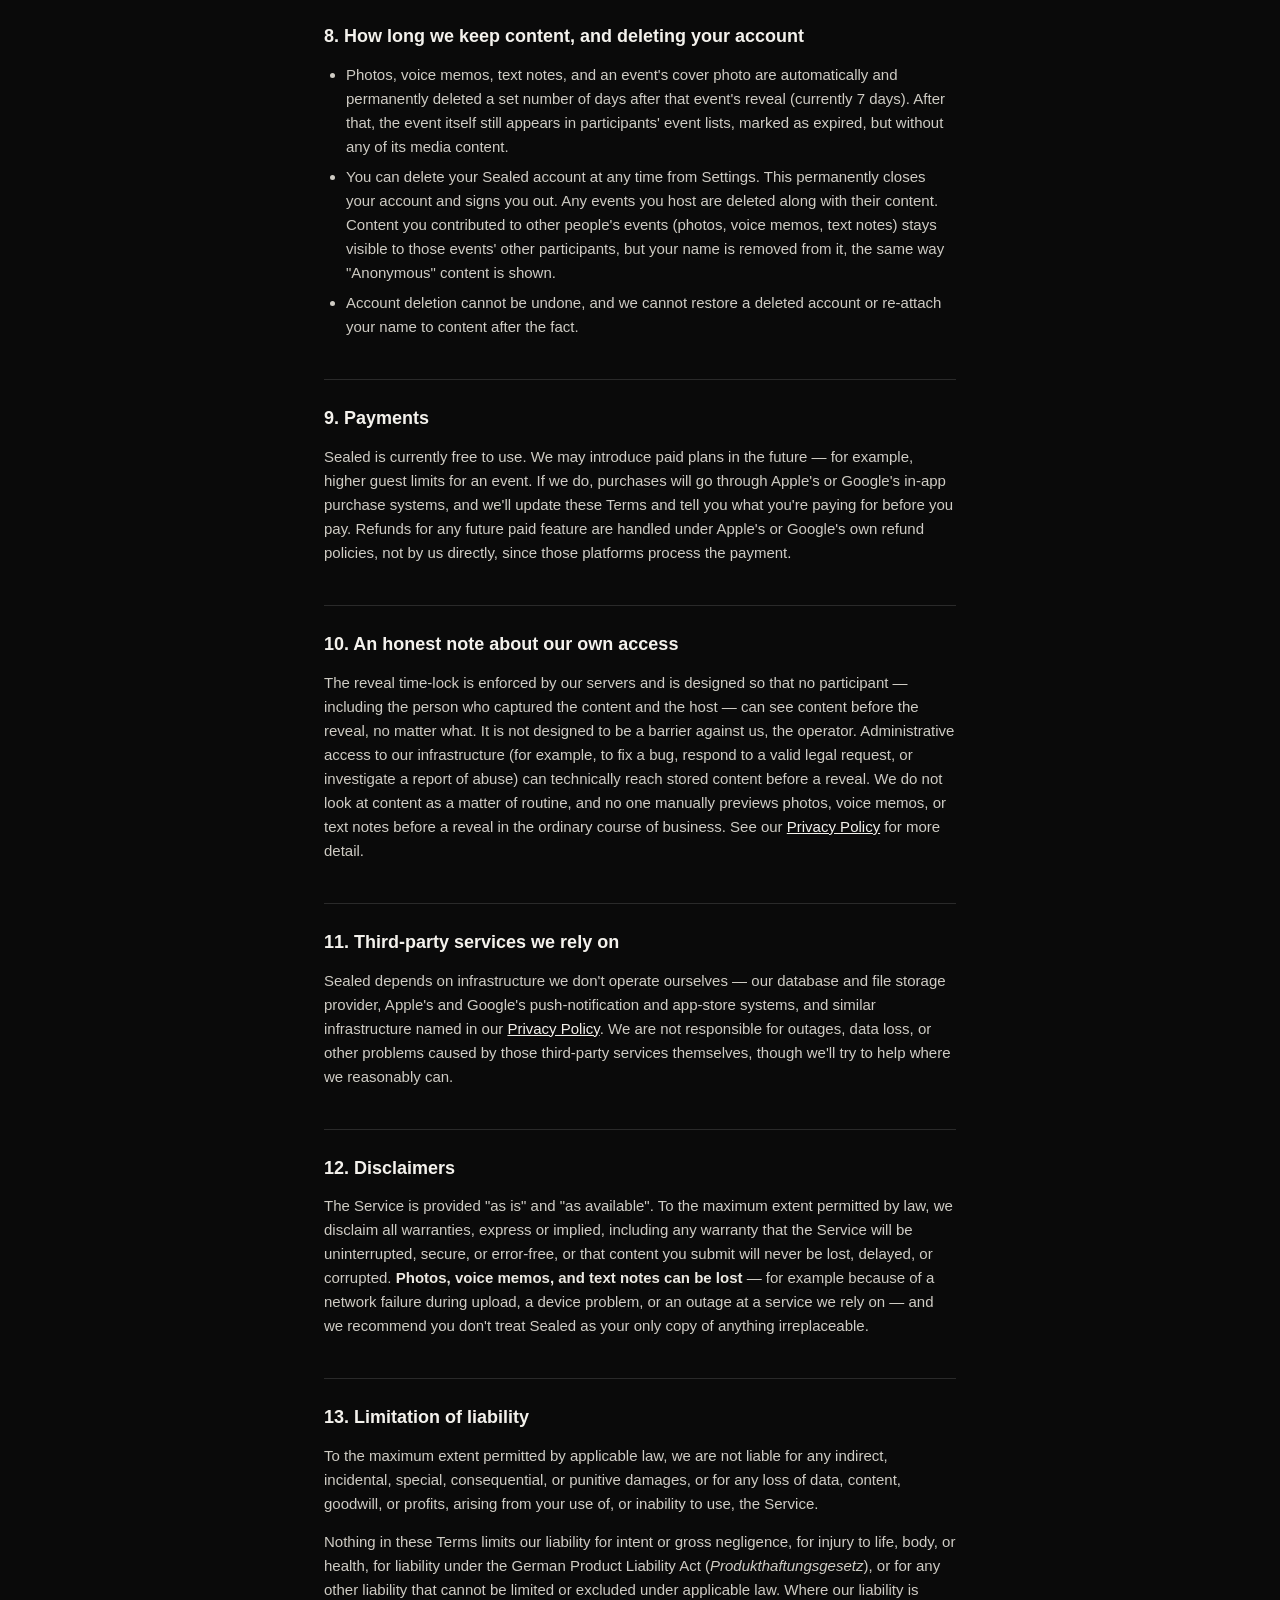
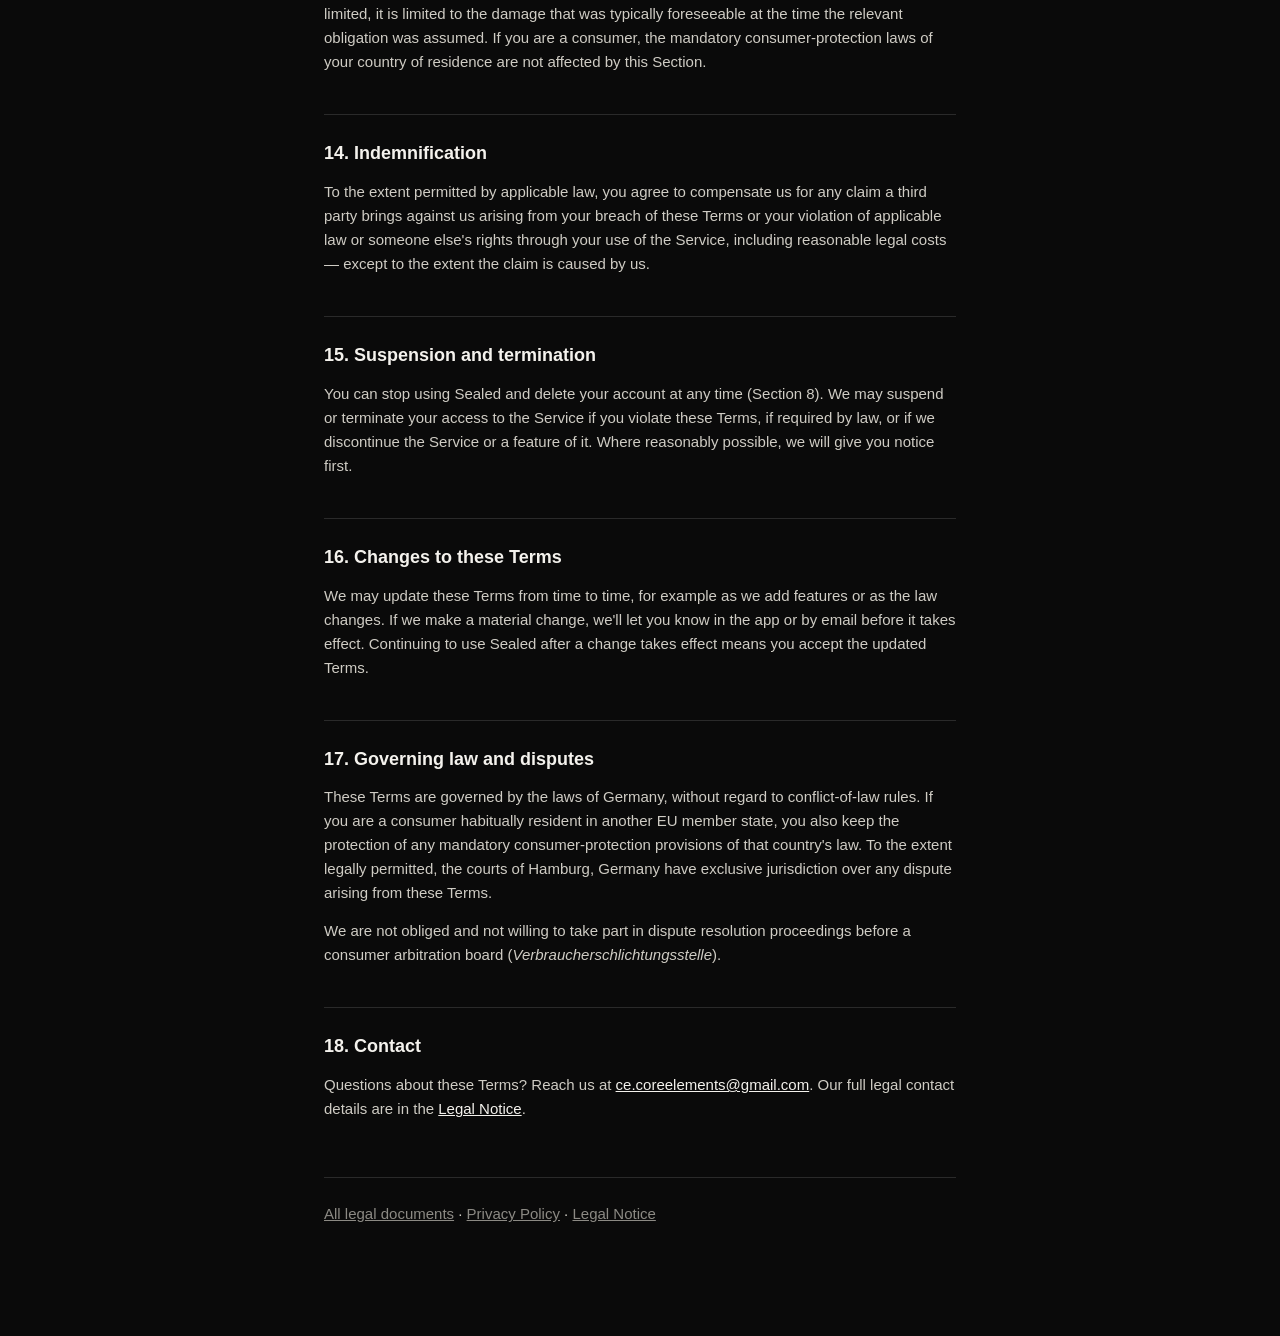
<file: sealed/terms-of-service.html>
<!doctype html>
<html lang="en">
<head>
  <meta charset="utf-8" />
  <meta name="viewport" content="width=device-width, initial-scale=1" />
  <title>Sealed — Terms of Service</title>
  <meta name="robots" content="noindex" />
  <link rel="stylesheet" href="legal.css" />
</head>
<body>
  <div class="wrap">
    <header class="top">
      <a class="wordmark" href="index.html">sealed</a>
      <nav class="docs">
        <a href="support.html">Support</a>
        <a class="active" href="terms-of-service.html">Terms of Service</a>
        <a href="privacy-policy.html">Privacy Policy</a>
        <a href="imprint.html">Legal Notice</a>
      </nav>
    </header>

    <h1>Terms of Service</h1>
    <p class="meta">Effective date: October 22, 2026 · Version 1.0</p>

    <article>
      <h2>1. Who we are and what these Terms cover</h2>
      <p>
        Sealed is a mobile app that lets the people at an event — a party, a wedding, a trip — take
        photos, voice memos, and text notes that nobody can see until the host's chosen "reveal" time
        arrives. Sealed is operated by Louis Krause, an individual based in Hamburg, Germany (see our
        <a href="imprint.html">Legal Notice</a> for full contact details) — "we", "us", "our".
      </p>
      <p>
        These Terms of Service ("Terms") form a contract between you and us for your use of the Sealed
        app and any related services (together, the "Service"). By creating an account, joining an
        event, or otherwise using the Service, you agree to these Terms and to our
        <a href="privacy-policy.html">Privacy Policy</a>, which explains how we handle your data. If you
        do not agree, please do not use Sealed.
      </p>

      <h2>2. Who can use Sealed</h2>
      <ul>
        <li>You must be at least 16 years old to create a Sealed account or join an event.</li>
        <li>
          You must have the legal capacity to enter into a binding contract in your country of
          residence.
        </li>
        <li>
          If you host an event, you are responsible for deciding who you invite, including making sure
          your guests meet this minimum age.
        </li>
        <li>
          If we learn that an account belongs to someone under 16, we will delete or disable that
          account.
        </li>
      </ul>

      <h2>3. Accounts and guest sessions</h2>
      <p>
        Hosts sign in with a Google account. Guests can join an event without creating an account,
        using an anonymous session tied to their device; a guest can later turn that into a full
        account. You are responsible for anything that happens through your account or session,
        and for keeping your device and sign-in credentials secure. Tell us right away at
        <a href="mailto:ce.coreelements@gmail.com">ce.coreelements@gmail.com</a> if you suspect
        unauthorized use.
      </p>
      <p>
        Each event has a maximum number of guests ("guest cap") set by its plan. We count distinct
        devices that have joined an event to enforce this cap, and that count does not go down when
        someone leaves. Deliberately working around the guest cap — for example by repeatedly
        reinstalling the app, using multiple devices, or any other technical means to make the app
        think a new guest is joining — is a violation of these Terms.
      </p>

      <h2>4. How the Service works</h2>
      <ul>
        <li>
          A host creates an event with a start time, end time, and a reveal time. Guests join using an
          invite code, QR code, or link.
        </li>
        <li>
          During the recording window, participants can take photos, record short voice memos (up to
          30 seconds), and leave short text notes (up to 1,000 characters).
        </li>
        <li>
          Nobody — including the person who captured it and the host — can view this content before the
          event's reveal time. This time-lock is enforced on our servers, based on server time, not on
          any setting in the app or on your device's clock. Section 10 explains the one necessary
          exception to this.
        </li>
        <li>
          Once the reveal time passes, every participant can see everything captured during the event in
          a shared gallery, and download photos or play back voice memos.
        </li>
        <li>
          A host can push the reveal time later, but never earlier, and only before the reveal has
          happened.
        </li>
        <li>
          Captured content and the event itself are automatically and permanently deleted a set number
          of days after the reveal (currently 7 days) — see Section 8.
        </li>
      </ul>
      <p>
        We may change, add to, or remove features of the Service at any time, and we don't guarantee
        that the Service will always be available, free of interruptions, or free of errors.
      </p>

      <h2>5. Your content</h2>
      <p>
        You keep ownership of the photos, voice memos, and text notes you create ("Your Content"). By
        submitting Your Content, you give us, the host of that event, and the other participants of that
        event a non-exclusive, worldwide, royalty-free license to store, process, reproduce, and display
        Your Content for the purpose of operating the event and the Service — including generating
        thumbnails, applying the optional on-device film-look effect you chose, and making it visible to
        other participants after the reveal.
      </p>
      <p>You confirm that:</p>
      <ul>
        <li>you own Your Content or otherwise have the rights needed to share it this way;</li>
        <li>
          sharing it through Sealed does not infringe anyone else's rights, including copyright and
          personality or image rights; and
        </li>
        <li>
          where Your Content shows another person, you have a reasonable basis to believe that person is
          comfortable being photographed or recorded at the event and having that image or recording
          seen by the other participants once revealed. Depending on where you are, this may be a legal
          requirement, not just good practice.
        </li>
      </ul>
      <p>
        You can choose to show your display name or submit voice memos and text notes anonymously using
        the in-app toggle. "Anonymous" only hides your name from other guests — the host, and we,
        can still see who actually submitted something, which we need in order to act on reports and
        enforce these Terms.
      </p>
      <p>
        We act as a neutral host for content that participants create about each other. We are not
        responsible for resolving disputes between participants about photos, voice memos, or text notes
        one of them created of another — for example, if one guest objects to being shown in another
        guest's photo. We ask that guests sort this out between themselves, using the reporting and
        blocking tools described below, or the host's own moderation.
      </p>

      <h2>6. Acceptable use</h2>
      <p>You agree not to use Sealed to:</p>
      <ul>
        <li>
          upload or share anything illegal, or content that is abusive, harassing, hateful,
          discriminatory, sexually explicit, or that sexualizes or endangers minors in any way;
        </li>
        <li>impersonate another person or misrepresent your affiliation with anyone;</li>
        <li>
          infringe someone else's intellectual property, privacy, or personality rights;
        </li>
        <li>attempt to access, read, or extract content before an event's reveal time by any technical means, including by calling our servers directly instead of through the app;</li>
        <li>
          interfere with, disrupt, reverse-engineer, scrape, or probe the Service or its infrastructure;
        </li>
        <li>circumvent an event's guest cap, as described in Section 3; or</li>
        <li>
          use the Service for any purpose that is unlawful or prohibited by these Terms.
        </li>
      </ul>
      <p>
        We have <strong>zero tolerance</strong> for objectionable content and abusive behavior. We may
        remove content, suspend or block a user from an event, or terminate an account at any time, with
        or without notice, if we reasonably believe these Terms have been violated.
      </p>

      <h2>7. Reporting, blocking, and moderation</h2>
      <p>
        You can report a photo, voice memo, or text note you believe violates these Terms, and you can
        block another participant, which hides that person's content from your own gallery. Hosts can
        additionally hide or delete any content in their own event and remove or block a guest from it.
      </p>
      <p>
        We review reports and aim to act on them — which may include removing content or suspending an
        account — within 24 hours. Blocking or reporting someone does not guarantee a particular outcome;
        we use our judgment based on these Terms and applicable law.
      </p>

      <h2>8. How long we keep content, and deleting your account</h2>
      <ul>
        <li>
          Photos, voice memos, text notes, and an event's cover photo are automatically and permanently
          deleted a set number of days after that event's reveal (currently 7 days). After that, the
          event itself still appears in participants' event lists, marked as expired, but without any of
          its media content.
        </li>
        <li>
          You can delete your Sealed account at any time from Settings. This permanently closes your
          account and signs you out. Any events you host are deleted along with their content. Content
          you contributed to other people's events (photos, voice memos, text notes) stays visible to
          those events' other participants, but your name is removed from it, the same way "Anonymous"
          content is shown.
        </li>
        <li>
          Account deletion cannot be undone, and we cannot restore a deleted account or re-attach your
          name to content after the fact.
        </li>
      </ul>

      <h2>9. Payments</h2>
      <p>
        Sealed is currently free to use. We may introduce paid plans in the future — for example, higher
        guest limits for an event. If we do, purchases will go through Apple's or Google's in-app
        purchase systems, and we'll update these Terms and tell you what you're paying for before you
        pay. Refunds for any future paid feature are handled under Apple's or Google's own refund
        policies, not by us directly, since those platforms process the payment.
      </p>

      <h2>10. An honest note about our own access</h2>
      <p>
        The reveal time-lock is enforced by our servers and is designed so that no participant —
        including the person who captured the content and the host — can see content before the reveal,
        no matter what. It is not designed to be a barrier against us, the operator. Administrative
        access to our infrastructure (for example, to fix a bug, respond to a valid legal request, or
        investigate a report of abuse) can technically reach stored content before a reveal. We do not
        look at content as a matter of routine, and no one manually previews photos, voice memos, or
        text notes before a reveal in the ordinary course of business. See our
        <a href="privacy-policy.html">Privacy Policy</a> for more detail.
      </p>

      <h2>11. Third-party services we rely on</h2>
      <p>
        Sealed depends on infrastructure we don't operate ourselves — our database and file storage
        provider, Apple's and Google's push-notification and app-store systems, and similar
        infrastructure named in our <a href="privacy-policy.html">Privacy Policy</a>. We are not
        responsible for outages, data loss, or other problems caused by those third-party services
        themselves, though we'll try to help where we reasonably can.
      </p>

      <h2>12. Disclaimers</h2>
      <p>
        The Service is provided "as is" and "as available". To the maximum extent permitted by law, we
        disclaim all warranties, express or implied, including any warranty that the Service will be
        uninterrupted, secure, or error-free, or that content you submit will never be lost, delayed, or
        corrupted. <strong>Photos, voice memos, and text notes can be lost</strong> — for example because
        of a network failure during upload, a device problem, or an outage at a service we rely on — and
        we recommend you don't treat Sealed as your only copy of anything irreplaceable.
      </p>

      <h2>13. Limitation of liability</h2>
      <p>
        To the maximum extent permitted by applicable law, we are not liable for any indirect,
        incidental, special, consequential, or punitive damages, or for any loss of data, content, goodwill,
        or profits, arising from your use of, or inability to use, the Service.
      </p>
      <p>
        Nothing in these Terms limits our liability for intent or gross negligence, for injury to life,
        body, or health, for liability under the German Product Liability Act
        (<em>Produkthaftungsgesetz</em>), or for any other liability that cannot be limited or excluded
        under applicable law. Where our liability is limited, it is limited to the damage that was
        typically foreseeable at the time the relevant obligation was assumed. If you are a consumer,
        the mandatory consumer-protection laws of your country of residence are not affected by this
        Section.
      </p>

      <h2>14. Indemnification</h2>
      <p>
        To the extent permitted by applicable law, you agree to compensate us for any claim a third
        party brings against us arising from your breach of these Terms or your violation of applicable
        law or someone else's rights through your use of the Service, including reasonable legal costs —
        except to the extent the claim is caused by us.
      </p>

      <h2>15. Suspension and termination</h2>
      <p>
        You can stop using Sealed and delete your account at any time (Section 8). We may suspend or
        terminate your access to the Service if you violate these Terms, if required by law, or if we
        discontinue the Service or a feature of it. Where reasonably possible, we will give you notice
        first.
      </p>

      <h2>16. Changes to these Terms</h2>
      <p>
        We may update these Terms from time to time, for example as we add features or as the law
        changes. If we make a material change, we'll let you know in the app or by email before it takes
        effect. Continuing to use Sealed after a change takes effect means you accept the updated Terms.
      </p>

      <h2>17. Governing law and disputes</h2>
      <p>
        These Terms are governed by the laws of Germany, without regard to conflict-of-law rules. If you
        are a consumer habitually resident in another EU member state, you also keep the protection of
        any mandatory consumer-protection provisions of that country's law. To the extent legally
        permitted, the courts of Hamburg, Germany have exclusive jurisdiction over any dispute arising
        from these Terms.
      </p>
      <p>
        We are not obliged and not willing to take part in dispute resolution proceedings before a
        consumer arbitration board (<em>Verbraucherschlichtungsstelle</em>).
      </p>

      <h2>18. Contact</h2>
      <p>
        Questions about these Terms? Reach us at
        <a href="mailto:ce.coreelements@gmail.com">ce.coreelements@gmail.com</a>. Our full legal contact
        details are in the <a href="imprint.html">Legal Notice</a>.
      </p>
    </article>

    <footer class="bottom">
      <p>
        <a href="index.html">All legal documents</a> ·
        <a href="privacy-policy.html">Privacy Policy</a> ·
        <a href="imprint.html">Legal Notice</a>
      </p>
    </footer>
  </div>
</body>
</html>
</file>
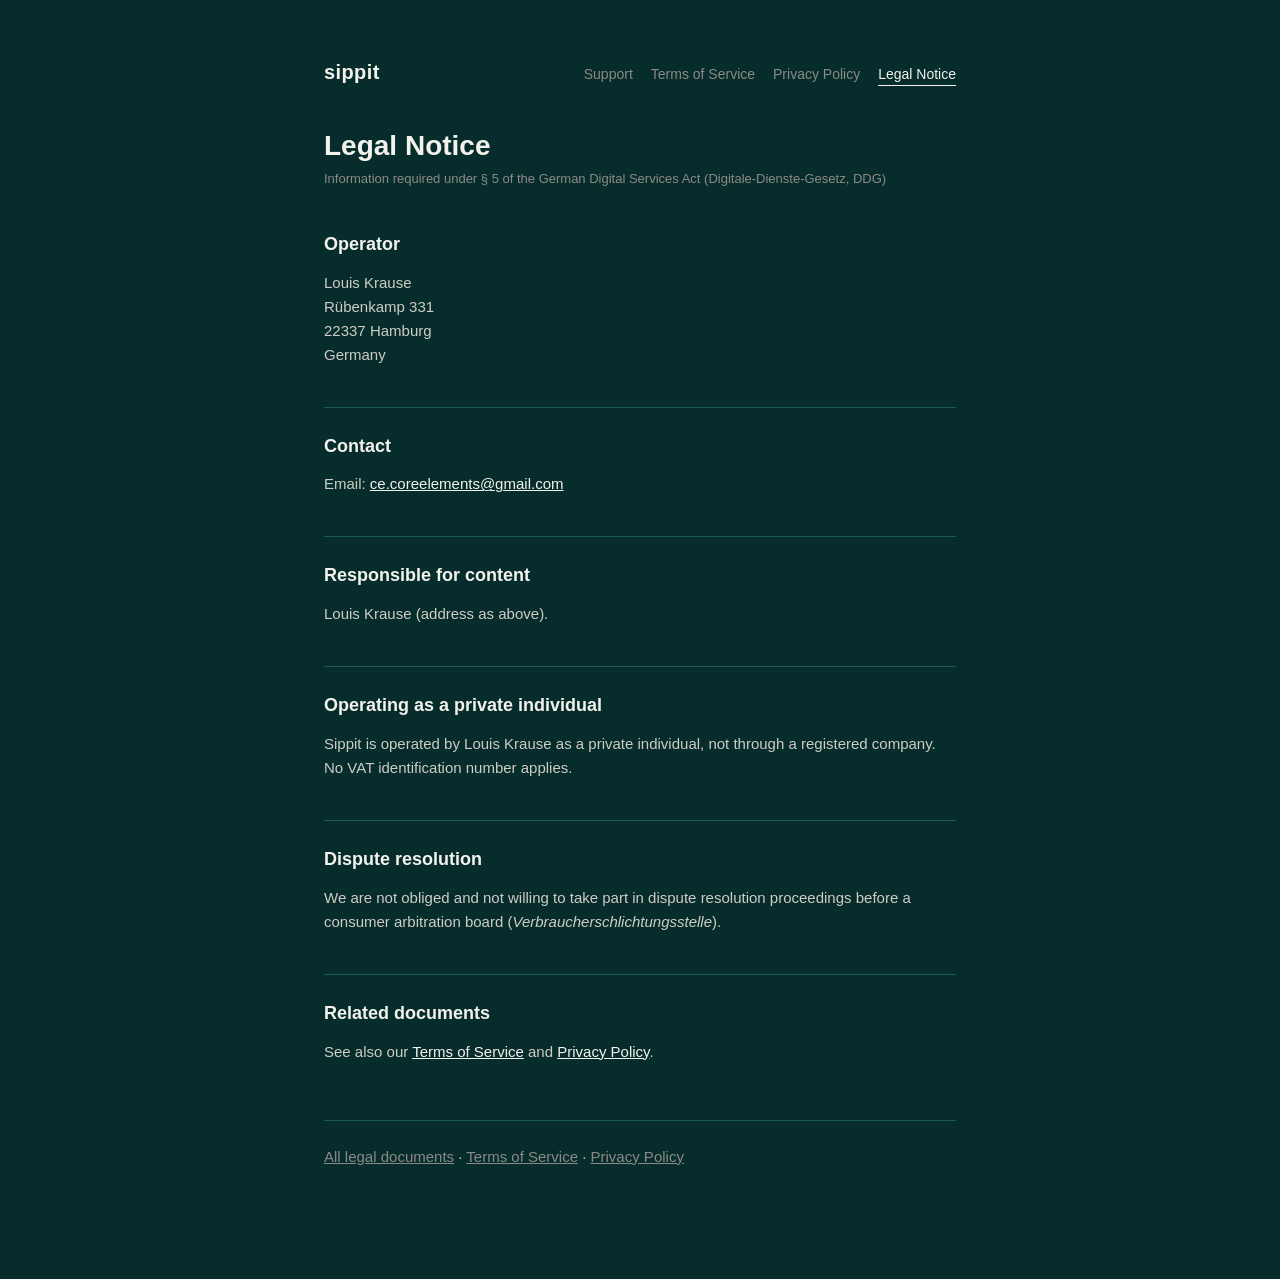
<file: sippit/imprint.html>
<!doctype html>
<html lang="en">
<head>
  <meta charset="utf-8" />
  <meta name="viewport" content="width=device-width, initial-scale=1" />
  <title>Sippit — Legal Notice</title>
  <meta name="robots" content="noindex" />
  <link rel="stylesheet" href="legal.css" />
</head>
<body>
  <div class="wrap">
    <header class="top">
      <a class="wordmark" href="index.html">sippit</a>
      <nav class="docs">
        <a href="support.html">Support</a>
        <a href="terms-of-service.html">Terms of Service</a>
        <a href="privacy-policy.html">Privacy Policy</a>
        <a class="active" href="imprint.html">Legal Notice</a>
      </nav>
    </header>

    <h1>Legal Notice</h1>
    <p class="meta">Information required under § 5 of the German Digital Services Act (Digitale-Dienste-Gesetz, DDG)</p>

    <article>
      <h2>Operator</h2>
      <p>
        Louis Krause<br />
        Rübenkamp 331<br />
        22337 Hamburg<br />
        Germany
      </p>

      <h2>Contact</h2>
      <p>
        Email: <a href="mailto:ce.coreelements@gmail.com">ce.coreelements@gmail.com</a>
      </p>

      <h2>Responsible for content</h2>
      <p>Louis Krause (address as above).</p>

      <h2>Operating as a private individual</h2>
      <p>
        Sippit is operated by Louis Krause as a private individual, not through a registered company.
        No VAT identification number applies.
      </p>

      <h2>Dispute resolution</h2>
      <p>
        We are not obliged and not willing to take part in dispute resolution proceedings before a
        consumer arbitration board (<em>Verbraucherschlichtungsstelle</em>).
      </p>

      <h2>Related documents</h2>
      <p>See also our <a href="terms-of-service.html">Terms of Service</a> and <a href="privacy-policy.html">Privacy Policy</a>.</p>
    </article>

    <footer class="bottom">
      <p>
        <a href="index.html">All legal documents</a> ·
        <a href="terms-of-service.html">Terms of Service</a> ·
        <a href="privacy-policy.html">Privacy Policy</a>
      </p>
    </footer>
  </div>
</body>
</html>
</file>
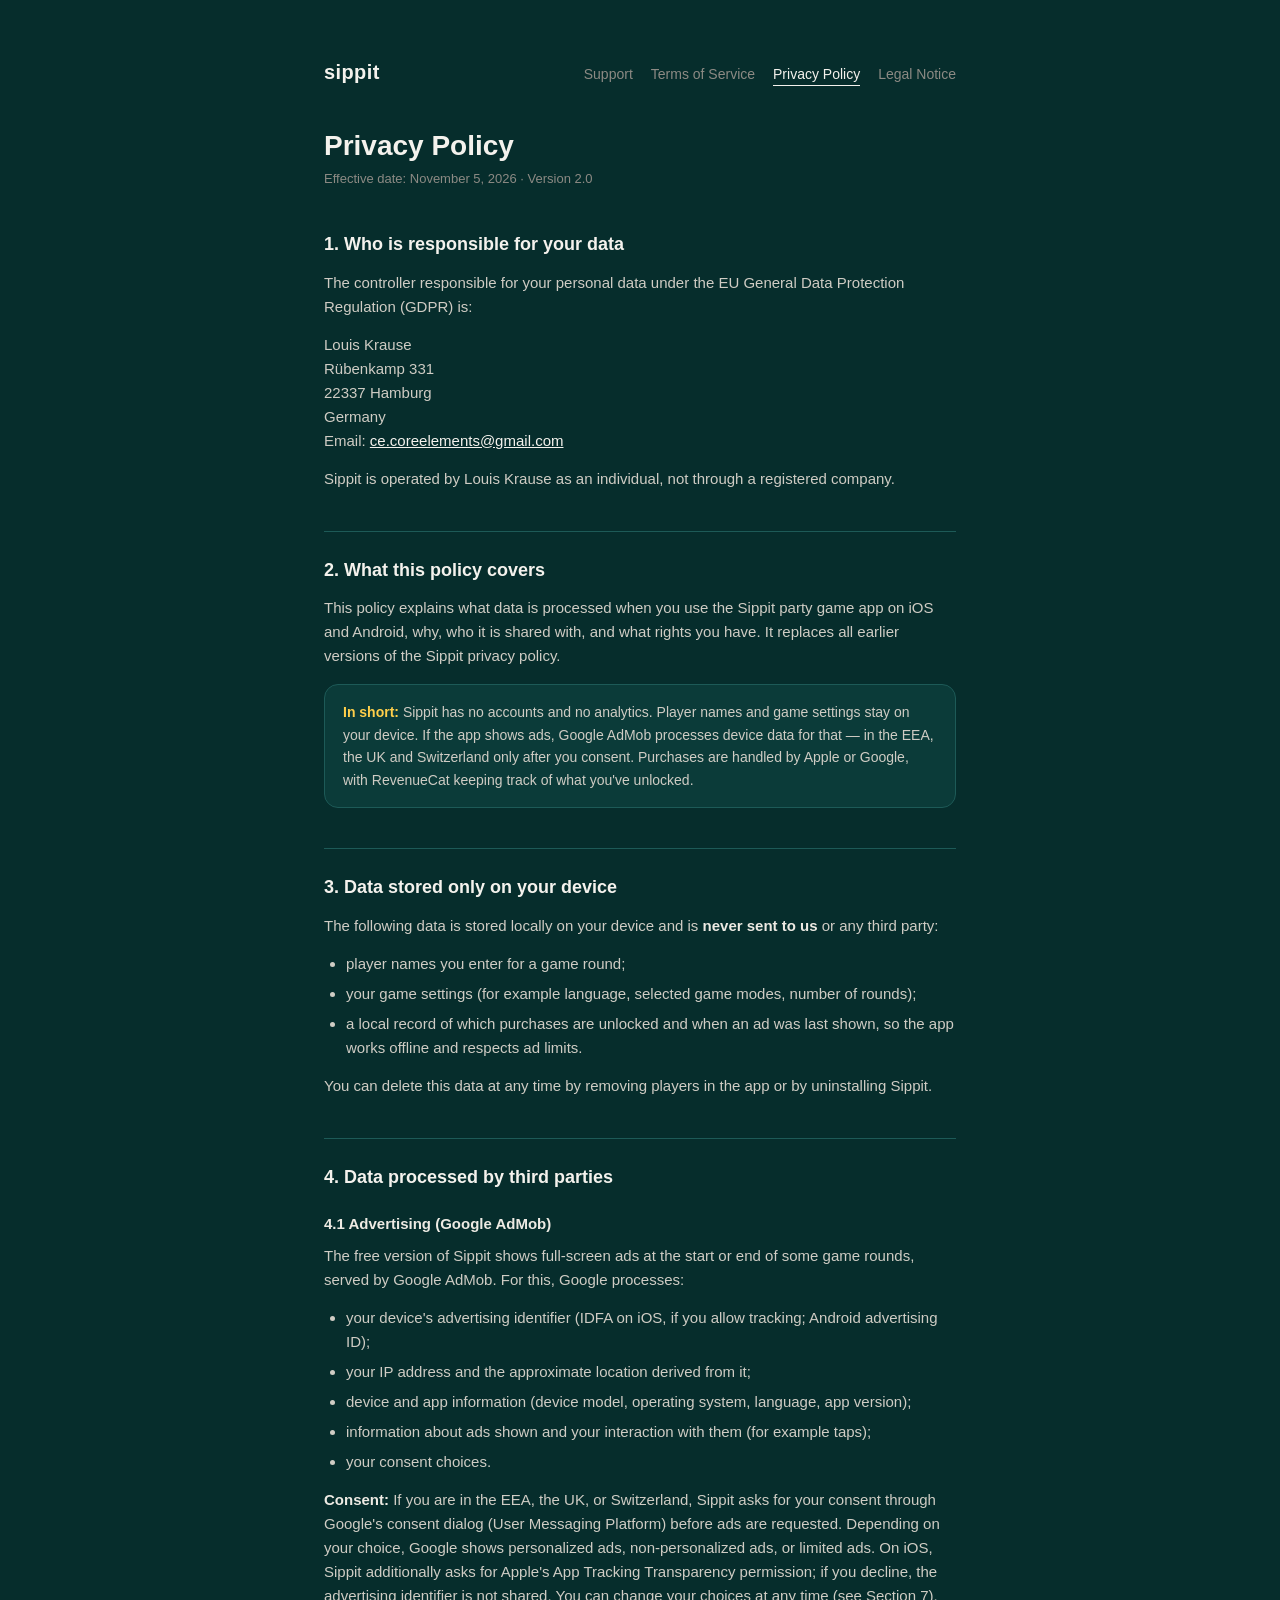
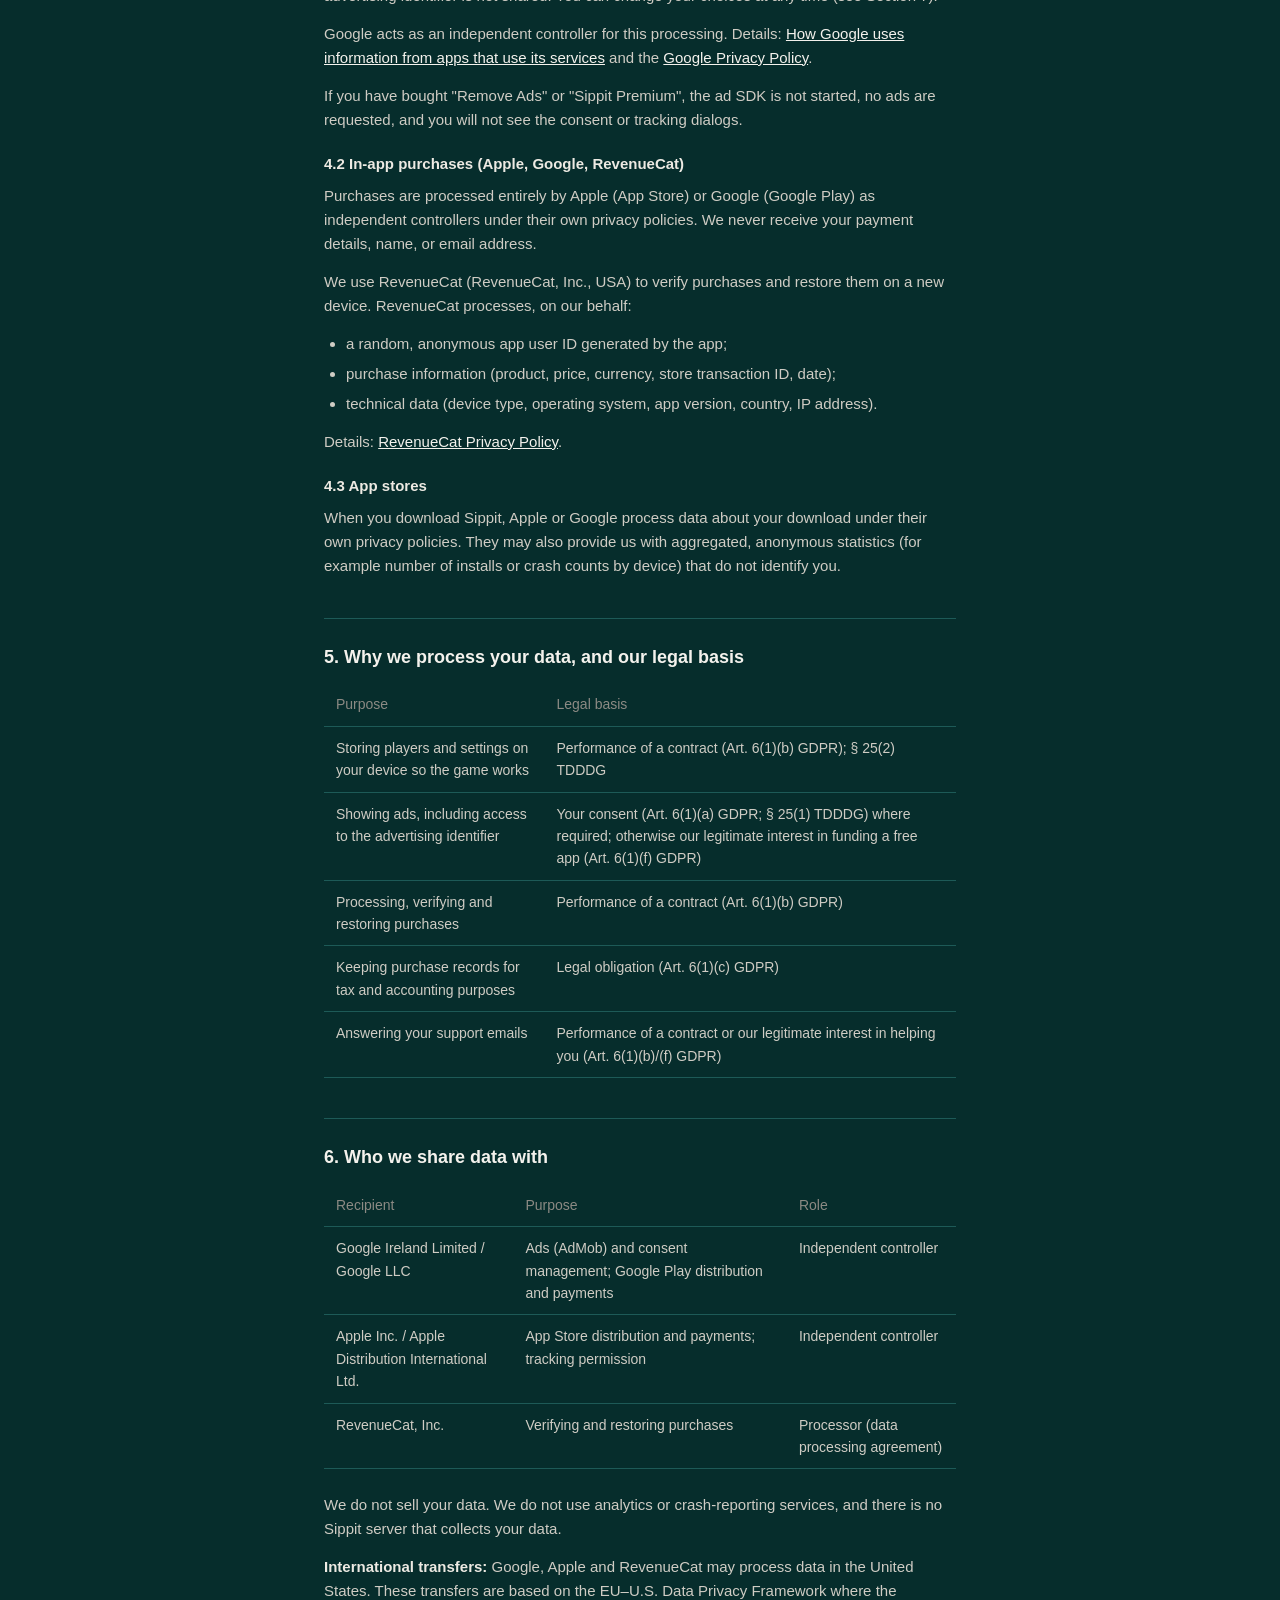
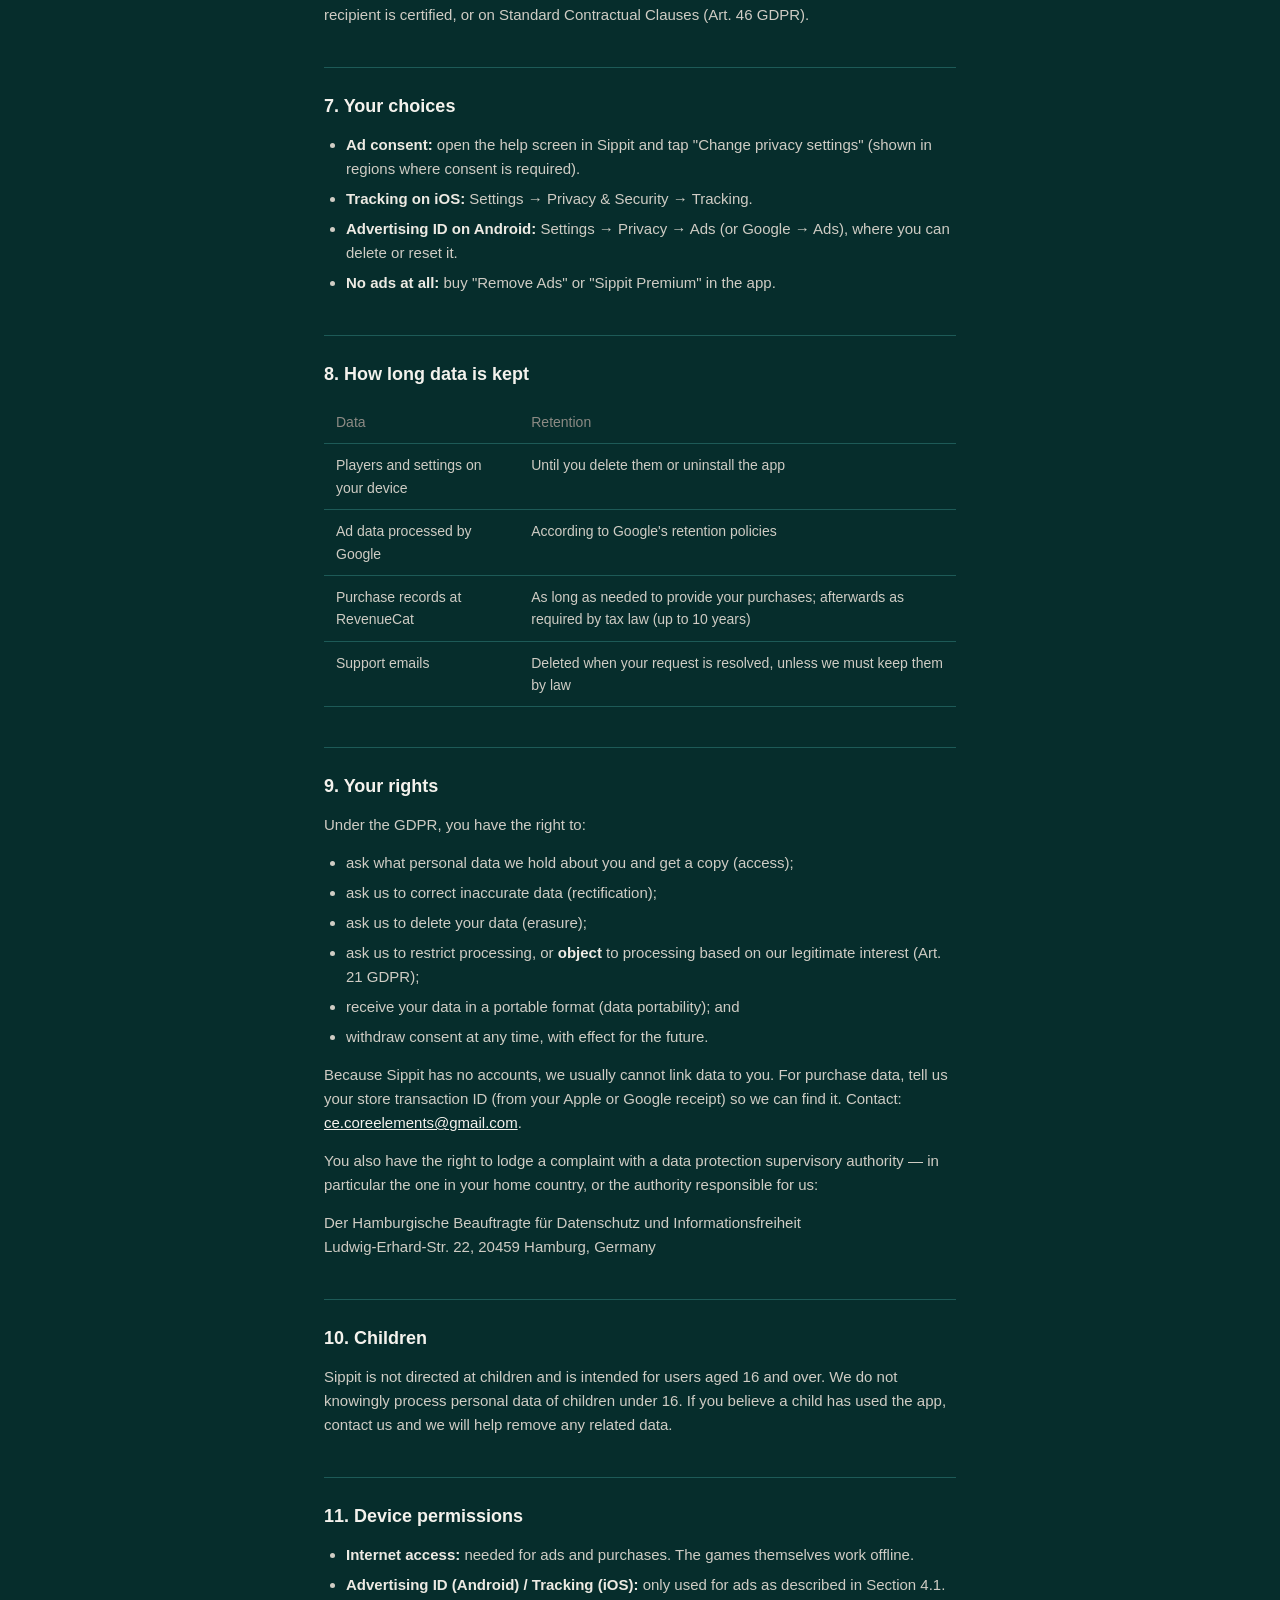
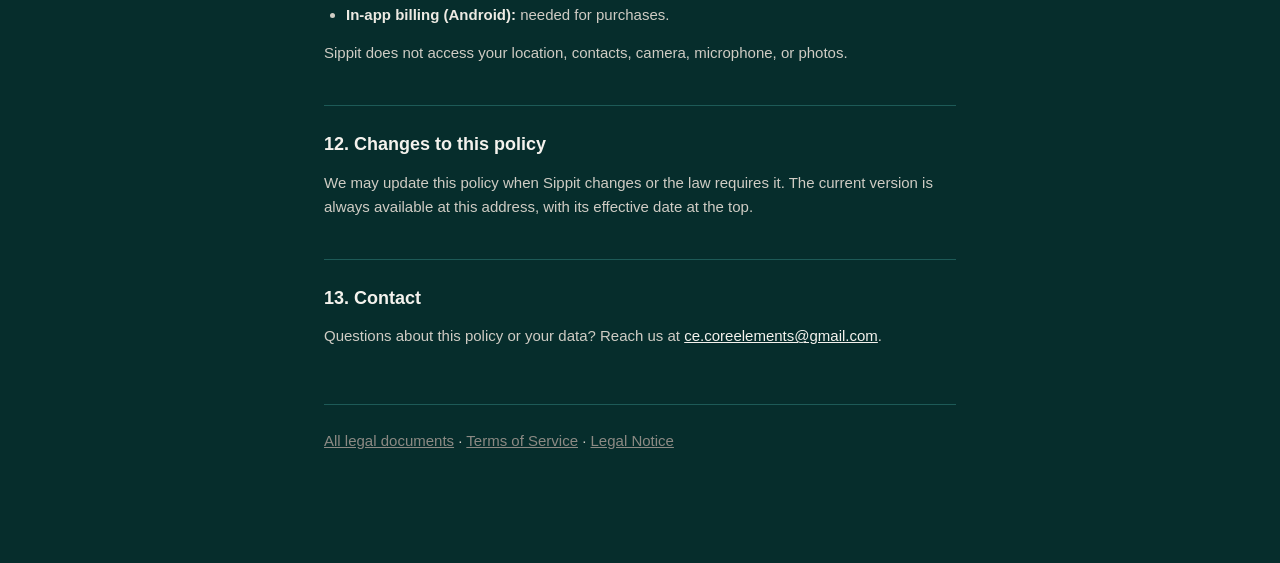
<file: sippit/privacy-policy.html>
<!doctype html>
<html lang="en">
<head>
  <meta charset="utf-8" />
  <meta name="viewport" content="width=device-width, initial-scale=1" />
  <title>Sippit — Privacy Policy</title>
  <meta name="robots" content="noindex" />
  <link rel="stylesheet" href="legal.css" />
</head>
<body>
  <div class="wrap">
    <header class="top">
      <a class="wordmark" href="index.html">sippit</a>
      <nav class="docs">
        <a href="support.html">Support</a>
        <a href="terms-of-service.html">Terms of Service</a>
        <a class="active" href="privacy-policy.html">Privacy Policy</a>
        <a href="imprint.html">Legal Notice</a>
      </nav>
    </header>

    <h1>Privacy Policy</h1>
    <p class="meta">Effective date: November 5, 2026 · Version 2.0</p>

    <article>
      <h2>1. Who is responsible for your data</h2>
      <p>
        The controller responsible for your personal data under the EU General Data Protection
        Regulation (GDPR) is:
      </p>
      <p>
        Louis Krause<br />
        Rübenkamp 331<br />
        22337 Hamburg<br />
        Germany<br />
        Email: <a href="mailto:ce.coreelements@gmail.com">ce.coreelements@gmail.com</a>
      </p>
      <p>Sippit is operated by Louis Krause as an individual, not through a registered company.</p>

      <h2>2. What this policy covers</h2>
      <p>
        This policy explains what data is processed when you use the Sippit party game app on iOS
        and Android, why, who it is shared with, and what rights you have. It replaces all earlier
        versions of the Sippit privacy policy.
      </p>
      <div class="callout">
        <strong>In short:</strong> Sippit has no accounts and no analytics. Player names and game
        settings stay on your device. If the app shows ads, Google AdMob processes device data for
        that — in the EEA, the UK and Switzerland only after you consent. Purchases are handled by
        Apple or Google, with RevenueCat keeping track of what you've unlocked.
      </div>

      <h2>3. Data stored only on your device</h2>
      <p>
        The following data is stored locally on your device and is <strong>never sent to us</strong>
        or any third party:
      </p>
      <ul>
        <li>player names you enter for a game round;</li>
        <li>your game settings (for example language, selected game modes, number of rounds);</li>
        <li>a local record of which purchases are unlocked and when an ad was last shown, so the
          app works offline and respects ad limits.</li>
      </ul>
      <p>
        You can delete this data at any time by removing players in the app or by uninstalling
        Sippit.
      </p>

      <h2>4. Data processed by third parties</h2>

      <h3>4.1 Advertising (Google AdMob)</h3>
      <p>
        The free version of Sippit shows full-screen ads at the start or end of some game rounds,
        served by Google AdMob. For this, Google processes:
      </p>
      <ul>
        <li>your device's advertising identifier (IDFA on iOS, if you allow tracking; Android
          advertising ID);</li>
        <li>your IP address and the approximate location derived from it;</li>
        <li>device and app information (device model, operating system, language, app version);</li>
        <li>information about ads shown and your interaction with them (for example taps);</li>
        <li>your consent choices.</li>
      </ul>
      <p>
        <strong>Consent:</strong> If you are in the EEA, the UK, or Switzerland, Sippit asks for your
        consent through Google's consent dialog (User Messaging Platform) before ads are requested.
        Depending on your choice, Google shows personalized ads, non-personalized ads, or limited
        ads. On iOS, Sippit additionally asks for Apple's App Tracking Transparency permission; if you
        decline, the advertising identifier is not shared. You can change your choices at any time
        (see Section 7).
      </p>
      <p>
        Google acts as an independent controller for this processing. Details:
        <a href="https://policies.google.com/technologies/partner-sites" target="_blank" rel="noopener">How Google uses information from apps that use its services</a>
        and the <a href="https://policies.google.com/privacy" target="_blank" rel="noopener">Google Privacy Policy</a>.
      </p>
      <p>
        If you have bought "Remove Ads" or "Sippit Premium", the ad SDK is not started, no ads are
        requested, and you will not see the consent or tracking dialogs.
      </p>

      <h3>4.2 In-app purchases (Apple, Google, RevenueCat)</h3>
      <p>
        Purchases are processed entirely by Apple (App Store) or Google (Google Play) as independent
        controllers under their own privacy policies. We never receive your payment details, name,
        or email address.
      </p>
      <p>
        We use RevenueCat (RevenueCat, Inc., USA) to verify purchases and restore them on a new
        device. RevenueCat processes, on our behalf:
      </p>
      <ul>
        <li>a random, anonymous app user ID generated by the app;</li>
        <li>purchase information (product, price, currency, store transaction ID, date);</li>
        <li>technical data (device type, operating system, app version, country, IP address).</li>
      </ul>
      <p>
        Details: <a href="https://www.revenuecat.com/privacy" target="_blank" rel="noopener">RevenueCat Privacy Policy</a>.
      </p>

      <h3>4.3 App stores</h3>
      <p>
        When you download Sippit, Apple or Google process data about your download under their own
        privacy policies. They may also provide us with aggregated, anonymous statistics (for
        example number of installs or crash counts by device) that do not identify you.
      </p>

      <h2>5. Why we process your data, and our legal basis</h2>
      <table>
        <tr><th>Purpose</th><th>Legal basis</th></tr>
        <tr><td>Storing players and settings on your device so the game works</td><td>Performance of a contract (Art. 6(1)(b) GDPR); § 25(2) TDDDG</td></tr>
        <tr><td>Showing ads, including access to the advertising identifier</td><td>Your consent (Art. 6(1)(a) GDPR; § 25(1) TDDDG) where required; otherwise our legitimate interest in funding a free app (Art. 6(1)(f) GDPR)</td></tr>
        <tr><td>Processing, verifying and restoring purchases</td><td>Performance of a contract (Art. 6(1)(b) GDPR)</td></tr>
        <tr><td>Keeping purchase records for tax and accounting purposes</td><td>Legal obligation (Art. 6(1)(c) GDPR)</td></tr>
        <tr><td>Answering your support emails</td><td>Performance of a contract or our legitimate interest in helping you (Art. 6(1)(b)/(f) GDPR)</td></tr>
      </table>

      <h2>6. Who we share data with</h2>
      <table>
        <tr><th>Recipient</th><th>Purpose</th><th>Role</th></tr>
        <tr><td>Google Ireland Limited / Google LLC</td><td>Ads (AdMob) and consent management; Google Play distribution and payments</td><td>Independent controller</td></tr>
        <tr><td>Apple Inc. / Apple Distribution International Ltd.</td><td>App Store distribution and payments; tracking permission</td><td>Independent controller</td></tr>
        <tr><td>RevenueCat, Inc.</td><td>Verifying and restoring purchases</td><td>Processor (data processing agreement)</td></tr>
      </table>
      <p>
        We do not sell your data. We do not use analytics or crash-reporting services, and there
        is no Sippit server that collects your data.
      </p>
      <p>
        <strong>International transfers:</strong> Google, Apple and RevenueCat may process data in the
        United States. These transfers are based on the EU–U.S. Data Privacy Framework where the
        recipient is certified, or on Standard Contractual Clauses (Art. 46 GDPR).
      </p>

      <h2>7. Your choices</h2>
      <ul>
        <li><strong>Ad consent:</strong> open the help screen in Sippit and tap "Change privacy
          settings" (shown in regions where consent is required).</li>
        <li><strong>Tracking on iOS:</strong> Settings → Privacy &amp; Security → Tracking.</li>
        <li><strong>Advertising ID on Android:</strong> Settings → Privacy → Ads (or Google → Ads),
          where you can delete or reset it.</li>
        <li><strong>No ads at all:</strong> buy "Remove Ads" or "Sippit Premium" in the app.</li>
      </ul>

      <h2>8. How long data is kept</h2>
      <table>
        <tr><th>Data</th><th>Retention</th></tr>
        <tr><td>Players and settings on your device</td><td>Until you delete them or uninstall the app</td></tr>
        <tr><td>Ad data processed by Google</td><td>According to Google's retention policies</td></tr>
        <tr><td>Purchase records at RevenueCat</td><td>As long as needed to provide your purchases; afterwards as required by tax law (up to 10 years)</td></tr>
        <tr><td>Support emails</td><td>Deleted when your request is resolved, unless we must keep them by law</td></tr>
      </table>

      <h2>9. Your rights</h2>
      <p>Under the GDPR, you have the right to:</p>
      <ul>
        <li>ask what personal data we hold about you and get a copy (access);</li>
        <li>ask us to correct inaccurate data (rectification);</li>
        <li>ask us to delete your data (erasure);</li>
        <li>ask us to restrict processing, or <strong>object</strong> to processing based on our
          legitimate interest (Art. 21 GDPR);</li>
        <li>receive your data in a portable format (data portability); and</li>
        <li>withdraw consent at any time, with effect for the future.</li>
      </ul>
      <p>
        Because Sippit has no accounts, we usually cannot link data to you. For purchase data, tell
        us your store transaction ID (from your Apple or Google receipt) so we can find it. Contact:
        <a href="mailto:ce.coreelements@gmail.com">ce.coreelements@gmail.com</a>.
      </p>
      <p>
        You also have the right to lodge a complaint with a data protection supervisory authority —
        in particular the one in your home country, or the authority responsible for us:
      </p>
      <p>
        Der Hamburgische Beauftragte für Datenschutz und Informationsfreiheit<br />
        Ludwig-Erhard-Str. 22, 20459 Hamburg, Germany
      </p>

      <h2>10. Children</h2>
      <p>
        Sippit is not directed at children and is intended for users aged 16 and over. We do not
        knowingly process personal data of children under 16. If you believe a child has used the
        app, contact us and we will help remove any related data.
      </p>

      <h2>11. Device permissions</h2>
      <ul>
        <li><strong>Internet access:</strong> needed for ads and purchases. The games themselves
          work offline.</li>
        <li><strong>Advertising ID (Android) / Tracking (iOS):</strong> only used for ads as described
          in Section 4.1.</li>
        <li><strong>In-app billing (Android):</strong> needed for purchases.</li>
      </ul>
      <p>Sippit does not access your location, contacts, camera, microphone, or photos.</p>

      <h2>12. Changes to this policy</h2>
      <p>
        We may update this policy when Sippit changes or the law requires it. The current version is
        always available at this address, with its effective date at the top.
      </p>

      <h2>13. Contact</h2>
      <p>
        Questions about this policy or your data? Reach us at <a href="mailto:ce.coreelements@gmail.com">ce.coreelements@gmail.com</a>.
      </p>
    </article>

    <footer class="bottom">
      <p>
        <a href="index.html">All legal documents</a> ·
        <a href="terms-of-service.html">Terms of Service</a> ·
        <a href="imprint.html">Legal Notice</a>
      </p>
    </footer>
  </div>
</body>
</html>
</file>
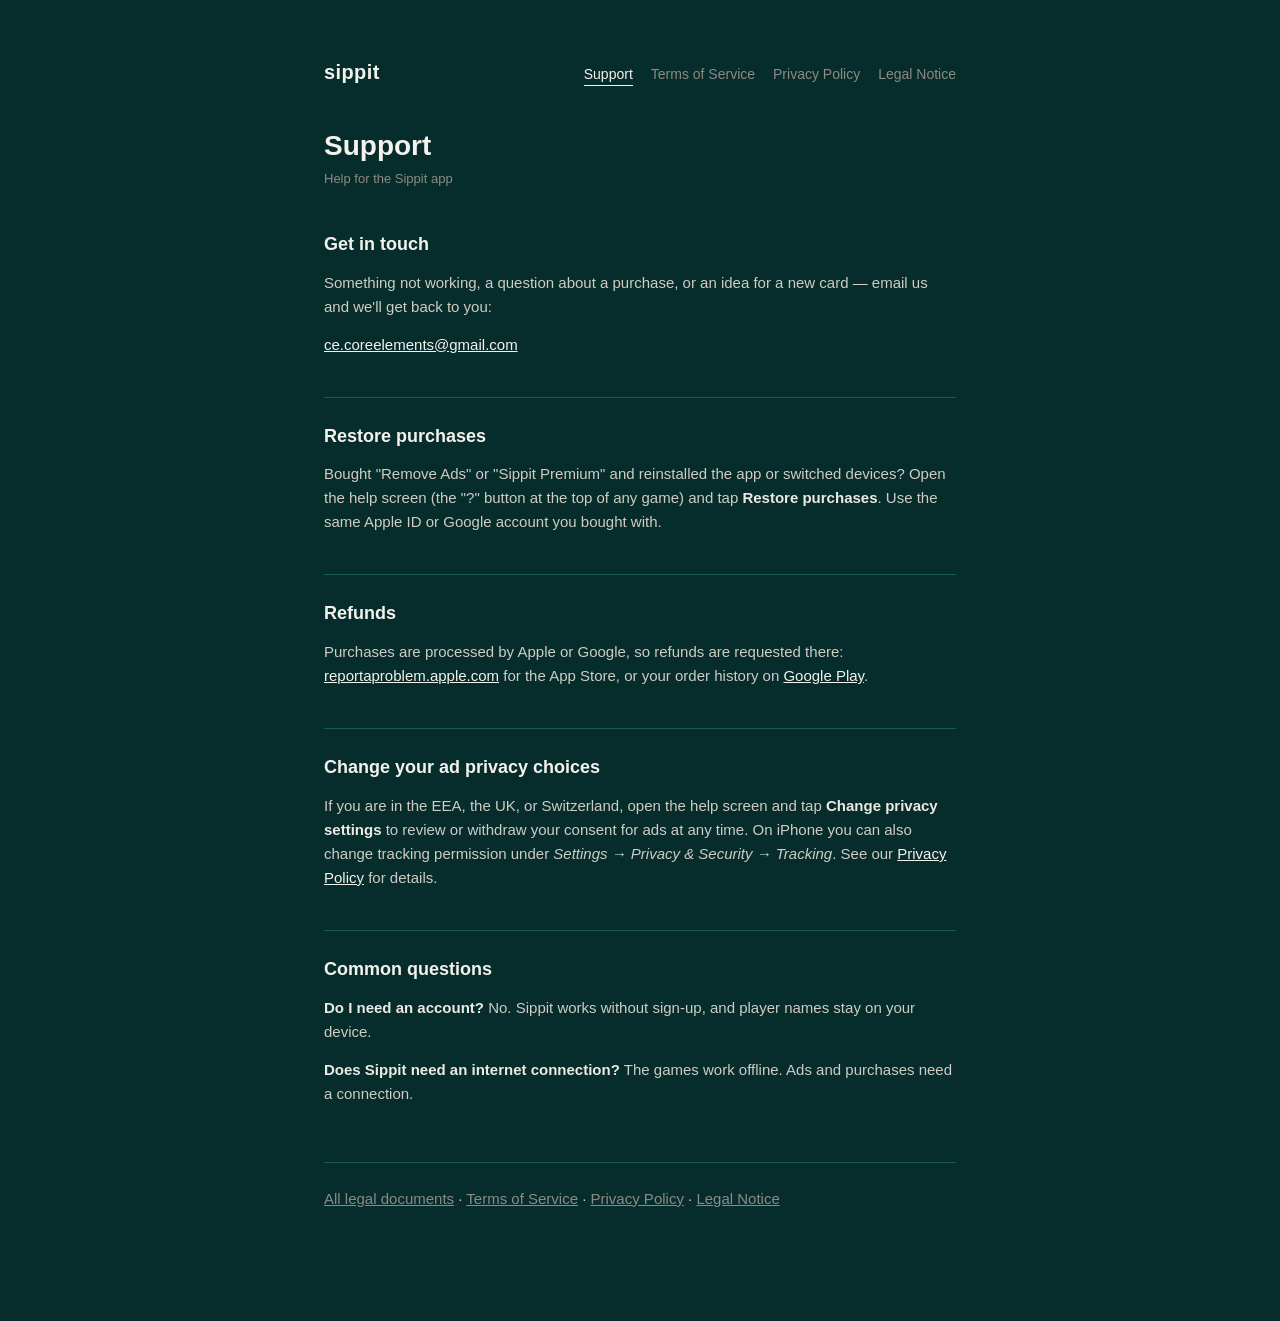
<file: sippit/support.html>
<!doctype html>
<html lang="en">
<head>
  <meta charset="utf-8" />
  <meta name="viewport" content="width=device-width, initial-scale=1" />
  <title>Sippit — Support</title>
  <meta name="robots" content="noindex" />
  <link rel="stylesheet" href="legal.css" />
</head>
<body>
  <div class="wrap">
    <header class="top">
      <a class="wordmark" href="index.html">sippit</a>
      <nav class="docs">
        <a class="active" href="support.html">Support</a>
        <a href="terms-of-service.html">Terms of Service</a>
        <a href="privacy-policy.html">Privacy Policy</a>
        <a href="imprint.html">Legal Notice</a>
      </nav>
    </header>

    <h1>Support</h1>
    <p class="meta">Help for the Sippit app</p>

    <article>
      <h2>Get in touch</h2>
      <p>
        Something not working, a question about a purchase, or an idea for a new card — email us
        and we'll get back to you:
      </p>
      <p>
        <a href="mailto:ce.coreelements@gmail.com">ce.coreelements@gmail.com</a>
      </p>

      <h2>Restore purchases</h2>
      <p>
        Bought "Remove Ads" or "Sippit Premium" and reinstalled the app or switched devices? Open
        the help screen (the "?" button at the top of any game) and tap <strong>Restore purchases</strong>. Use the same
        Apple ID or Google account you bought with.
      </p>

      <h2>Refunds</h2>
      <p>
        Purchases are processed by Apple or Google, so refunds are requested there:
        <a href="https://reportaproblem.apple.com" target="_blank" rel="noopener">reportaproblem.apple.com</a>
        for the App Store, or your order history on
        <a href="https://play.google.com/store/account/orderhistory" target="_blank" rel="noopener">Google Play</a>.
      </p>

      <h2>Change your ad privacy choices</h2>
      <p>
        If you are in the EEA, the UK, or Switzerland, open the help screen and tap
        <strong>Change privacy settings</strong> to review or withdraw your consent for ads at any
        time. On iPhone you can also change tracking permission under
        <em>Settings → Privacy &amp; Security → Tracking</em>. See our
        <a href="privacy-policy.html">Privacy Policy</a> for details.
      </p>

      <h2>Common questions</h2>
      <p><strong>Do I need an account?</strong> No. Sippit works without sign-up, and player names
      stay on your device.</p>
      <p><strong>Does Sippit need an internet connection?</strong> The games work offline. Ads and
      purchases need a connection.</p>
    </article>

    <footer class="bottom">
      <p>
        <a href="index.html">All legal documents</a> ·
        <a href="terms-of-service.html">Terms of Service</a> ·
        <a href="privacy-policy.html">Privacy Policy</a> ·
        <a href="imprint.html">Legal Notice</a>
      </p>
    </footer>
  </div>
</body>
</html>
</file>
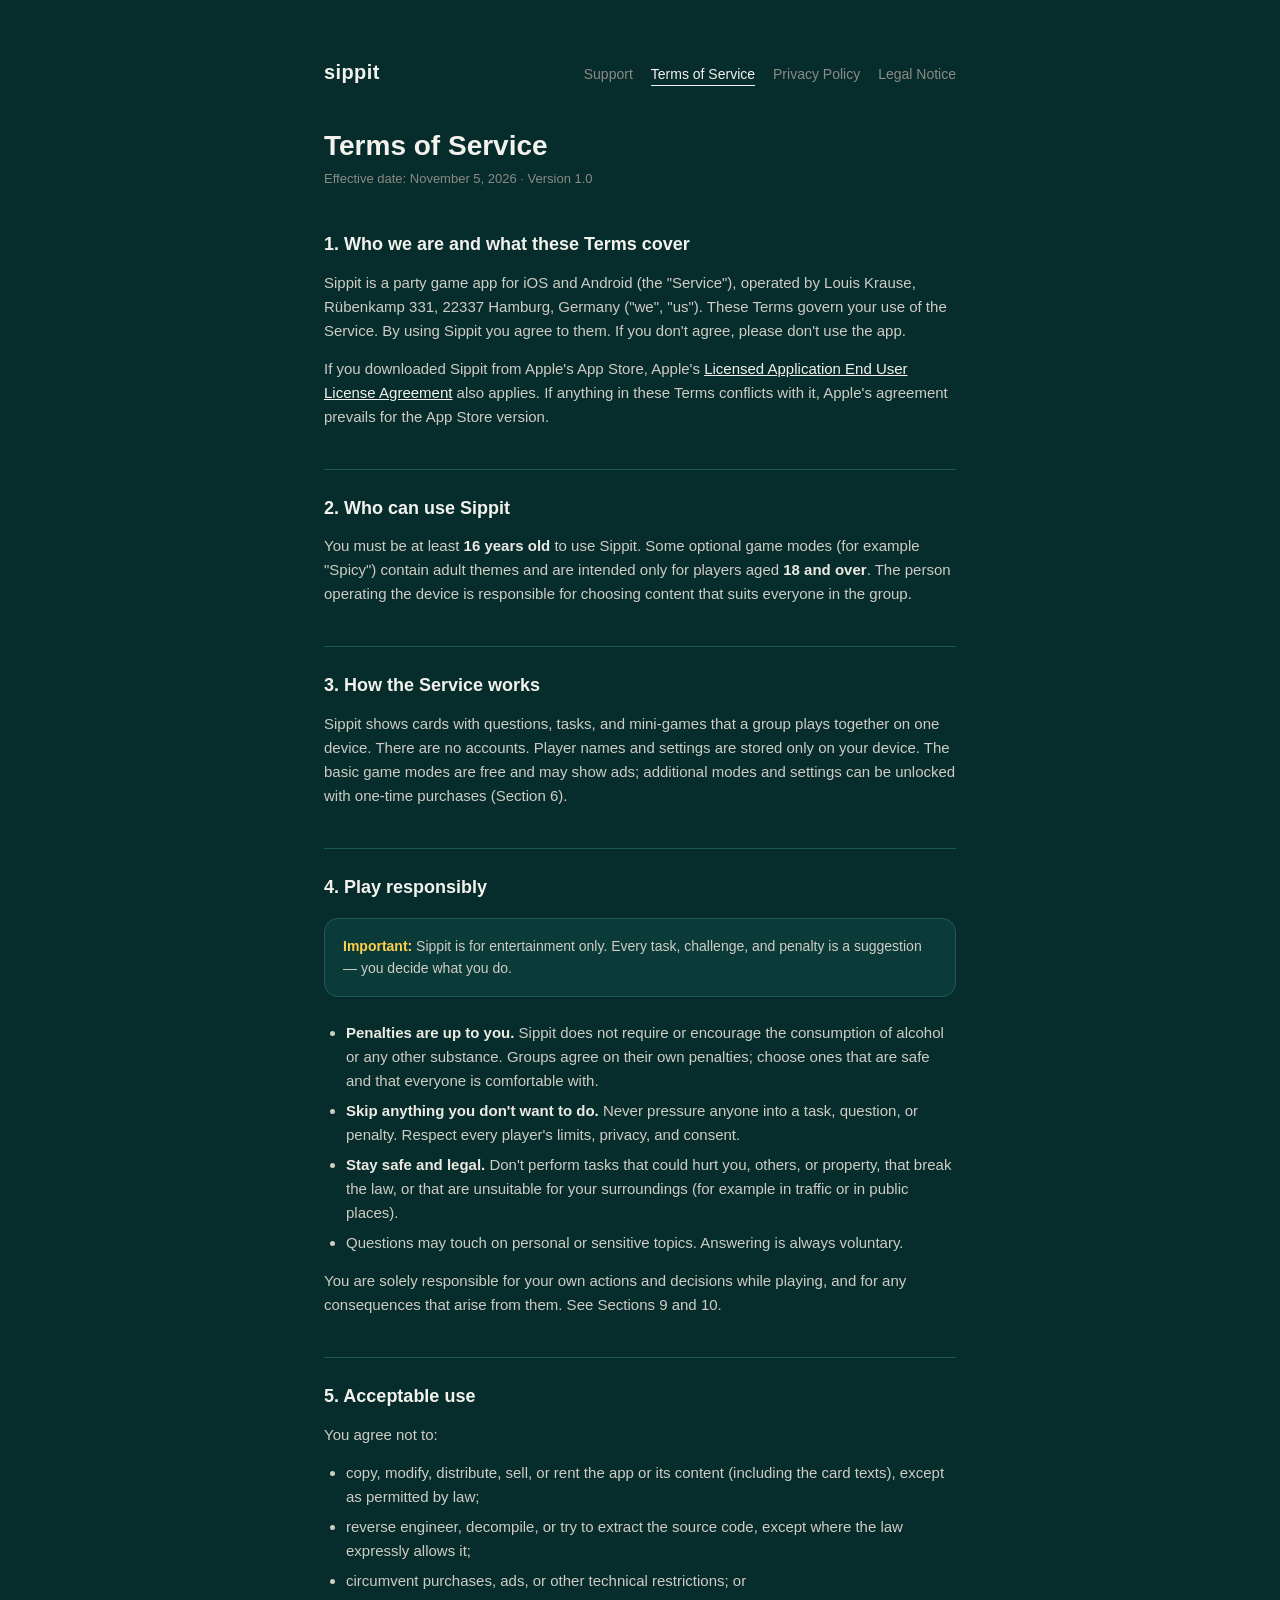
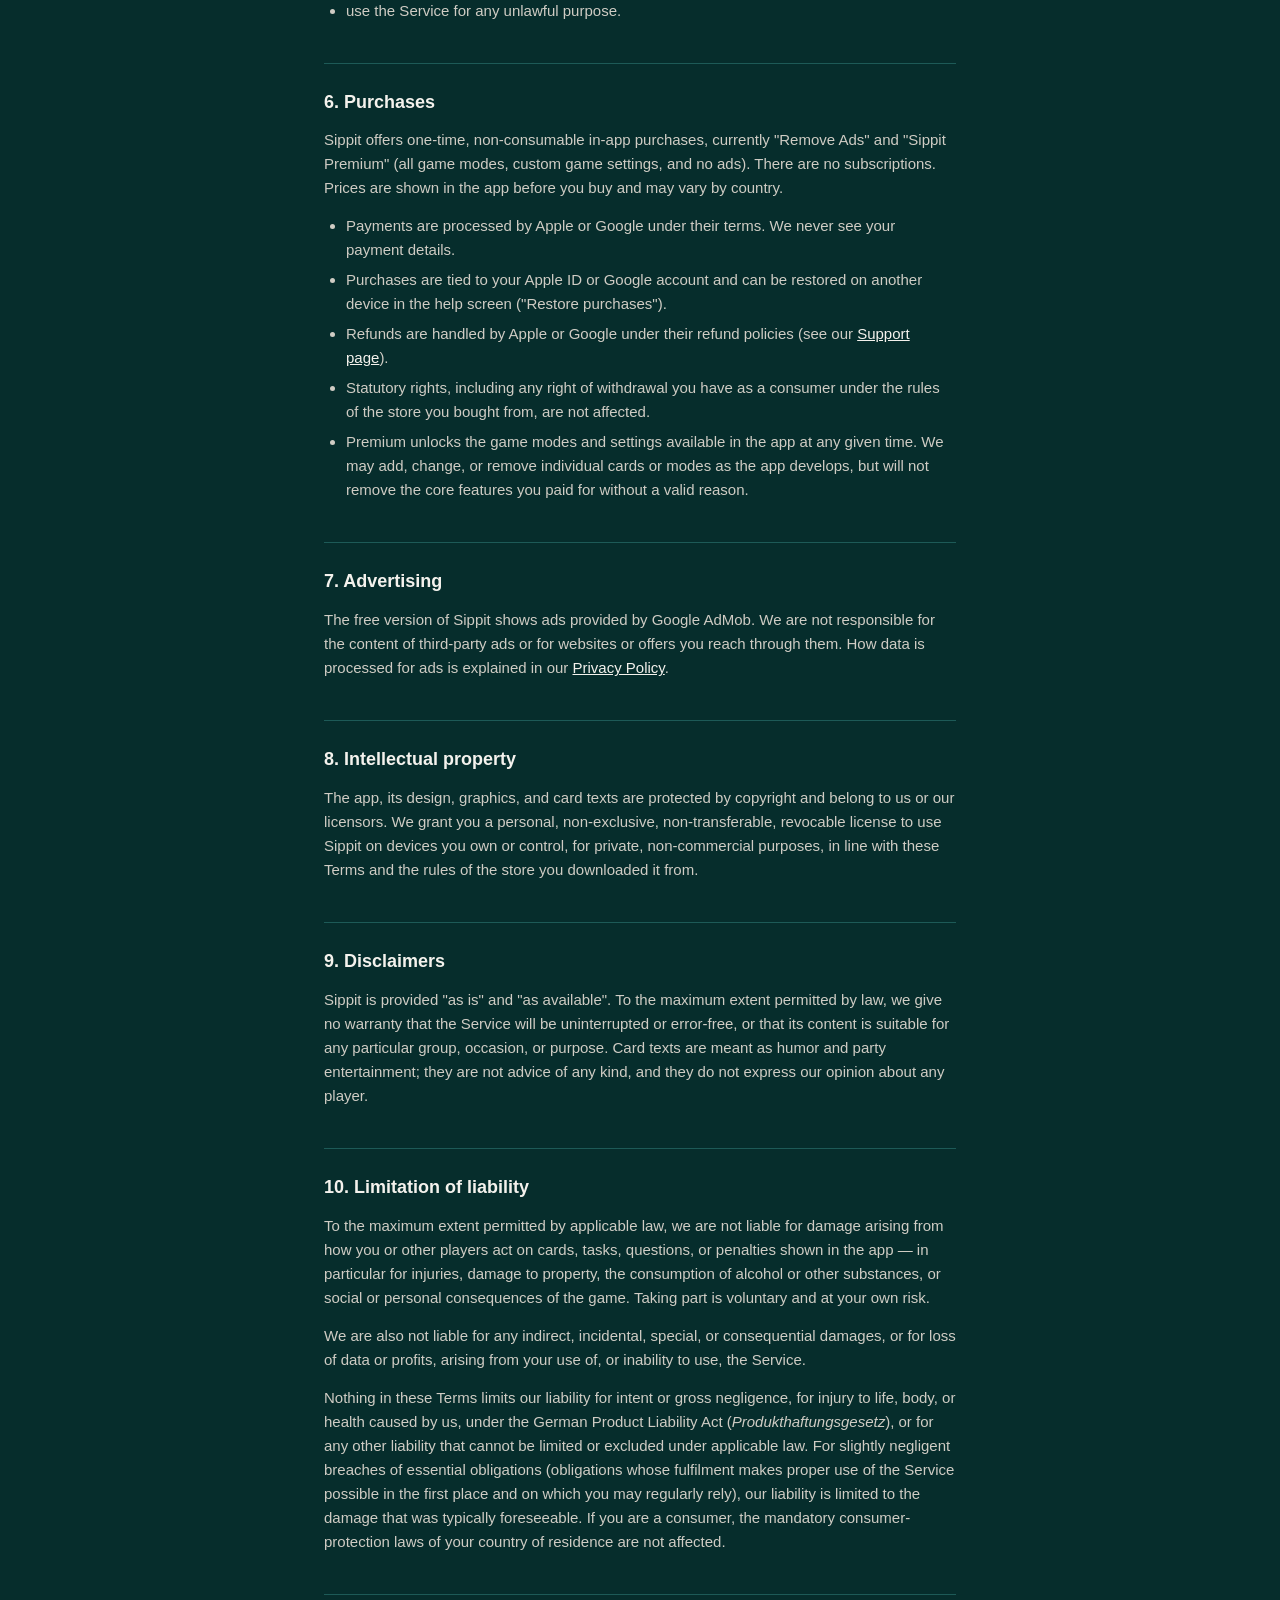
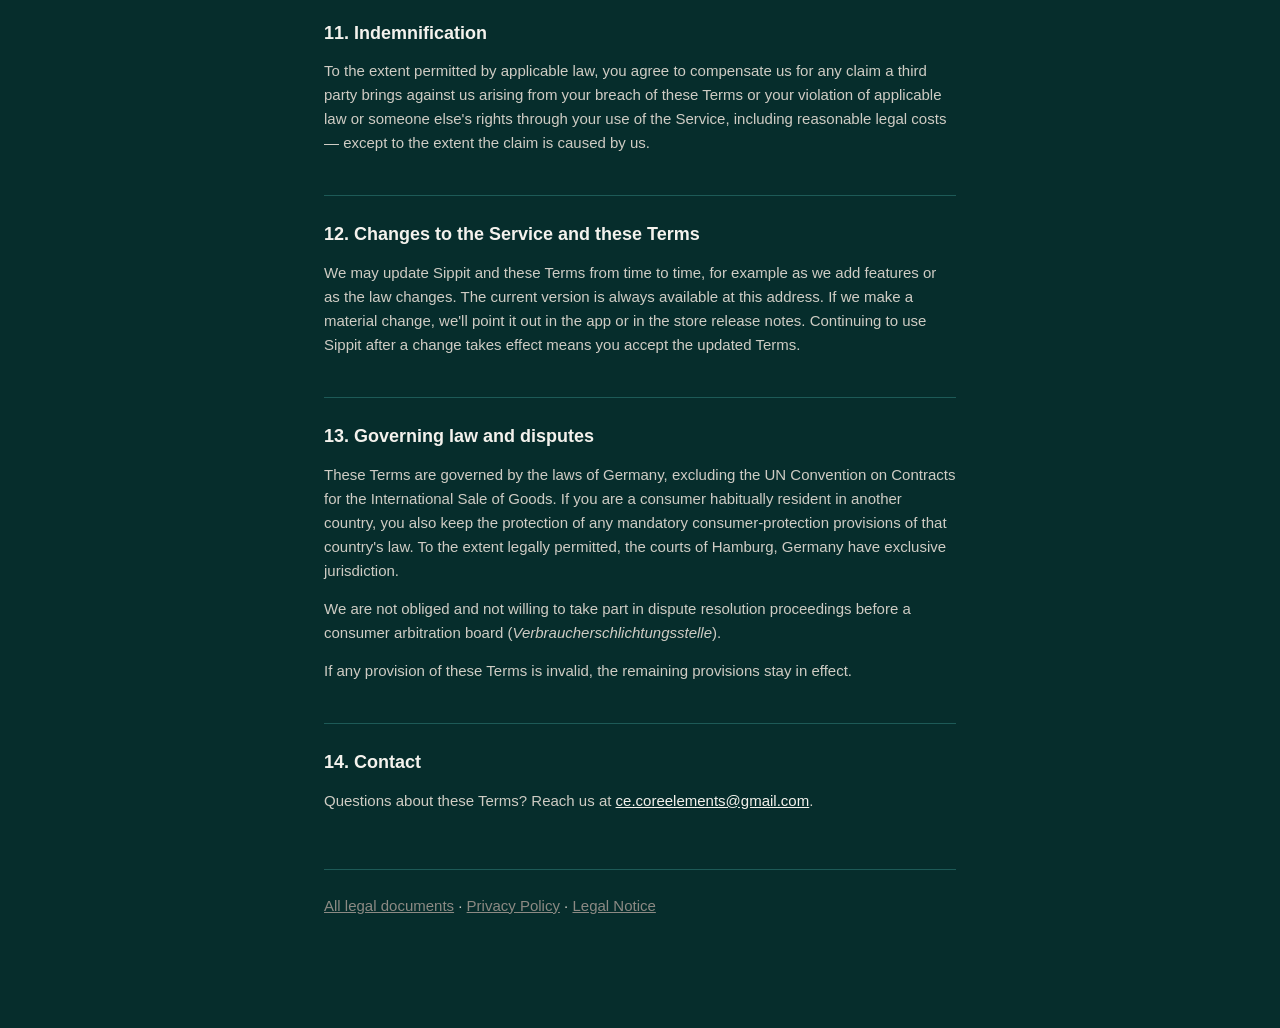
<file: sippit/terms-of-service.html>
<!doctype html>
<html lang="en">
<head>
  <meta charset="utf-8" />
  <meta name="viewport" content="width=device-width, initial-scale=1" />
  <title>Sippit — Terms of Service</title>
  <meta name="robots" content="noindex" />
  <link rel="stylesheet" href="legal.css" />
</head>
<body>
  <div class="wrap">
    <header class="top">
      <a class="wordmark" href="index.html">sippit</a>
      <nav class="docs">
        <a href="support.html">Support</a>
        <a class="active" href="terms-of-service.html">Terms of Service</a>
        <a href="privacy-policy.html">Privacy Policy</a>
        <a href="imprint.html">Legal Notice</a>
      </nav>
    </header>

    <h1>Terms of Service</h1>
    <p class="meta">Effective date: November 5, 2026 · Version 1.0</p>

    <article>
      <h2>1. Who we are and what these Terms cover</h2>
      <p>
        Sippit is a party game app for iOS and Android (the "Service"), operated by Louis Krause,
        Rübenkamp 331, 22337 Hamburg, Germany ("we", "us"). These Terms govern your use of the
        Service. By using Sippit you agree to them. If you don't agree, please don't use the app.
      </p>
      <p>
        If you downloaded Sippit from Apple's App Store, Apple's
        <a href="https://www.apple.com/legal/internet-services/itunes/dev/stdeula/" target="_blank" rel="noopener">Licensed Application End User License Agreement</a>
        also applies. If anything in these Terms conflicts with it, Apple's agreement prevails for
        the App Store version.
      </p>

      <h2>2. Who can use Sippit</h2>
      <p>
        You must be at least <strong>16 years old</strong> to use Sippit. Some optional game modes
        (for example "Spicy") contain adult themes and are intended only for players aged
        <strong>18 and over</strong>. The person operating the device is responsible for choosing
        content that suits everyone in the group.
      </p>

      <h2>3. How the Service works</h2>
      <p>
        Sippit shows cards with questions, tasks, and mini-games that a group plays together on one
        device. There are no accounts. Player names and settings are stored only on your device.
        The basic game modes are free and may show ads; additional modes and settings can be
        unlocked with one-time purchases (Section 6).
      </p>

      <h2>4. Play responsibly</h2>
      <div class="callout">
        <strong>Important:</strong> Sippit is for entertainment only. Every task, challenge, and
        penalty is a suggestion — you decide what you do.
      </div>
      <ul>
        <li><strong>Penalties are up to you.</strong> Sippit does not require or encourage the
          consumption of alcohol or any other substance. Groups agree on their own penalties; choose
          ones that are safe and that everyone is comfortable with.</li>
        <li><strong>Skip anything you don't want to do.</strong> Never pressure anyone into a task,
          question, or penalty. Respect every player's limits, privacy, and consent.</li>
        <li><strong>Stay safe and legal.</strong> Don't perform tasks that could hurt you, others, or
          property, that break the law, or that are unsuitable for your surroundings (for example in
          traffic or in public places).</li>
        <li>Questions may touch on personal or sensitive topics. Answering is always voluntary.</li>
      </ul>
      <p>
        You are solely responsible for your own actions and decisions while playing, and for any
        consequences that arise from them. See Sections 9 and 10.
      </p>

      <h2>5. Acceptable use</h2>
      <p>You agree not to:</p>
      <ul>
        <li>copy, modify, distribute, sell, or rent the app or its content (including the card texts),
          except as permitted by law;</li>
        <li>reverse engineer, decompile, or try to extract the source code, except where the law
          expressly allows it;</li>
        <li>circumvent purchases, ads, or other technical restrictions; or</li>
        <li>use the Service for any unlawful purpose.</li>
      </ul>

      <h2>6. Purchases</h2>
      <p>
        Sippit offers one-time, non-consumable in-app purchases, currently "Remove Ads" and
        "Sippit Premium" (all game modes, custom game settings, and no ads). There are no
        subscriptions. Prices are shown in the app before you buy and may vary by country.
      </p>
      <ul>
        <li>Payments are processed by Apple or Google under their terms. We never see your payment
          details.</li>
        <li>Purchases are tied to your Apple ID or Google account and can be restored on another
          device in the help screen ("Restore purchases").</li>
        <li>Refunds are handled by Apple or Google under their refund policies (see our
          <a href="support.html">Support page</a>).</li>
        <li>Statutory rights, including any right of withdrawal you have as a consumer under the
          rules of the store you bought from, are not affected.</li>
        <li>Premium unlocks the game modes and settings available in the app at any given time.
          We may add, change, or remove individual cards or modes as the app develops, but will not
          remove the core features you paid for without a valid reason.</li>
      </ul>

      <h2>7. Advertising</h2>
      <p>
        The free version of Sippit shows ads provided by Google AdMob. We are not responsible for the
        content of third-party ads or for websites or offers you reach through them. How data is
        processed for ads is explained in our <a href="privacy-policy.html">Privacy Policy</a>.
      </p>

      <h2>8. Intellectual property</h2>
      <p>
        The app, its design, graphics, and card texts are protected by copyright and belong to us or
        our licensors. We grant you a personal, non-exclusive, non-transferable, revocable license
        to use Sippit on devices you own or control, for private, non-commercial purposes, in line
        with these Terms and the rules of the store you downloaded it from.
      </p>

      <h2>9. Disclaimers</h2>
      <p>
        Sippit is provided "as is" and "as available". To the maximum extent permitted by law, we
        give no warranty that the Service will be uninterrupted or error-free, or that its content is
        suitable for any particular group, occasion, or purpose. Card texts are meant as humor and
        party entertainment; they are not advice of any kind, and they do not express our opinion
        about any player.
      </p>

      <h2>10. Limitation of liability</h2>
      <p>
        To the maximum extent permitted by applicable law, we are not liable for damage arising from
        how you or other players act on cards, tasks, questions, or penalties shown in the app — in
        particular for injuries, damage to property, the consumption of alcohol or other substances,
        or social or personal consequences of the game. Taking part is voluntary and at your own
        risk.
      </p>
      <p>
        We are also not liable for any indirect, incidental, special, or consequential damages, or
        for loss of data or profits, arising from your use of, or inability to use, the Service.
      </p>
      <p>
        Nothing in these Terms limits our liability for intent or gross negligence, for injury to
        life, body, or health caused by us, under the German Product Liability Act
        (<em>Produkthaftungsgesetz</em>), or for any other liability that cannot be limited or
        excluded under applicable law. For slightly negligent breaches of essential obligations
        (obligations whose fulfilment makes proper use of the Service possible in the first place
        and on which you may regularly rely), our liability is limited to the damage that was
        typically foreseeable. If you are a consumer, the mandatory consumer-protection laws of your
        country of residence are not affected.
      </p>

      <h2>11. Indemnification</h2>
      <p>
        To the extent permitted by applicable law, you agree to compensate us for any claim a third
        party brings against us arising from your breach of these Terms or your violation of
        applicable law or someone else's rights through your use of the Service, including reasonable
        legal costs — except to the extent the claim is caused by us.
      </p>

      <h2>12. Changes to the Service and these Terms</h2>
      <p>
        We may update Sippit and these Terms from time to time, for example as we add features or as
        the law changes. The current version is always available at this address. If we make a
        material change, we'll point it out in the app or in the store release notes. Continuing to
        use Sippit after a change takes effect means you accept the updated Terms.
      </p>

      <h2>13. Governing law and disputes</h2>
      <p>
        These Terms are governed by the laws of Germany, excluding the UN Convention on Contracts for
        the International Sale of Goods. If you are a consumer habitually resident in another
        country, you also keep the protection of any mandatory consumer-protection provisions of that
        country's law. To the extent legally permitted, the courts of Hamburg, Germany have exclusive
        jurisdiction.
      </p>
      <p>
        We are not obliged and not willing to take part in dispute resolution proceedings before a
        consumer arbitration board (<em>Verbraucherschlichtungsstelle</em>).
      </p>
      <p>
        If any provision of these Terms is invalid, the remaining provisions stay in effect.
      </p>

      <h2>14. Contact</h2>
      <p>
        Questions about these Terms? Reach us at <a href="mailto:ce.coreelements@gmail.com">ce.coreelements@gmail.com</a>.
      </p>
    </article>

    <footer class="bottom">
      <p>
        <a href="index.html">All legal documents</a> ·
        <a href="privacy-policy.html">Privacy Policy</a> ·
        <a href="imprint.html">Legal Notice</a>
      </p>
    </footer>
  </div>
</body>
</html>
</file>
<file: sealed/legal.css>
:root {
  color-scheme: dark;
}

* {
  box-sizing: border-box;
}

html,
body {
  margin: 0;
  padding: 0;
  background: #0a0a0a;
}

body {
  color: #edeae3;
  font-family: -apple-system, BlinkMacSystemFont, 'Segoe UI', Roboto, Helvetica, Arial, sans-serif;
  line-height: 1.6;
  -webkit-font-smoothing: antialiased;
}

.wrap {
  max-width: 680px;
  margin: 0 auto;
  padding: 56px 24px 96px;
}

header.top {
  display: flex;
  align-items: baseline;
  justify-content: space-between;
  gap: 16px;
  margin-bottom: 40px;
  flex-wrap: wrap;
}

.wordmark {
  font-size: 20px;
  font-weight: 600;
  letter-spacing: 0.02em;
  color: #f4f2ed;
  text-decoration: none;
}

nav.docs {
  display: flex;
  gap: 18px;
  flex-wrap: wrap;
  font-size: 14px;
}

nav.docs a {
  color: #8c8a84;
  text-decoration: none;
  border-bottom: 1px solid transparent;
}

nav.docs a:hover,
nav.docs a.active {
  color: #f4f2ed;
  border-bottom-color: #f4f2ed;
}

h1 {
  font-size: 28px;
  line-height: 1.25;
  margin: 0 0 6px;
  color: #f4f2ed;
}

.meta {
  color: #8c8a84;
  font-size: 13px;
  margin: 0 0 40px;
}

h2 {
  font-size: 18px;
  margin: 40px 0 12px;
  color: #f4f2ed;
  border-top: 1px solid #2a2a2a;
  padding-top: 24px;
}

article > h2:first-of-type {
  border-top: none;
  padding-top: 0;
}

h3 {
  font-size: 15px;
  margin: 20px 0 8px;
  color: #edeae3;
}

p {
  margin: 0 0 14px;
  font-size: 15px;
  color: #cfccc4;
}

ul,
ol {
  margin: 0 0 14px;
  padding-left: 22px;
  font-size: 15px;
  color: #cfccc4;
}

li {
  margin-bottom: 6px;
}

a {
  color: #f4f2ed;
  text-decoration: underline;
}

strong {
  color: #edeae3;
}

.callout {
  background: #141414;
  border: 1px solid #2a2a2a;
  border-radius: 14px;
  padding: 16px 18px;
  margin: 16px 0 24px;
  font-size: 14px;
  color: #cfccc4;
}

.callout strong {
  color: #e5322d;
}

table {
  width: 100%;
  border-collapse: collapse;
  margin: 12px 0 24px;
  font-size: 14px;
}

th,
td {
  text-align: left;
  padding: 10px 12px;
  border-bottom: 1px solid #2a2a2a;
  color: #cfccc4;
  vertical-align: top;
}

th {
  color: #8c8a84;
  font-weight: 500;
}

footer.bottom {
  margin-top: 56px;
  padding-top: 24px;
  border-top: 1px solid #2a2a2a;
  color: #8c8a84;
  font-size: 13px;
}

footer.bottom a {
  color: #8c8a84;
}

.index-list {
  list-style: none;
  padding: 0;
  margin: 0;
  display: flex;
  flex-direction: column;
  gap: 10px;
}

.index-list a {
  display: block;
  background: #141414;
  border: 1px solid #2a2a2a;
  border-radius: 14px;
  padding: 16px 18px;
  text-decoration: none;
  color: #edeae3;
  font-size: 16px;
}

.index-list a:hover {
  border-color: #8c8a84;
}

.index-list span {
  display: block;
  margin-top: 4px;
  color: #8c8a84;
  font-size: 13px;
}
</file>
<file: sippit/legal.css>
:root {
  color-scheme: dark;
}

* {
  box-sizing: border-box;
}

html,
body {
  margin: 0;
  padding: 0;
  background: #062d2c;
}

body {
  color: #edeae3;
  font-family: -apple-system, BlinkMacSystemFont, 'Segoe UI', Roboto, Helvetica, Arial, sans-serif;
  line-height: 1.6;
  -webkit-font-smoothing: antialiased;
}

.wrap {
  max-width: 680px;
  margin: 0 auto;
  padding: 56px 24px 96px;
}

header.top {
  display: flex;
  align-items: baseline;
  justify-content: space-between;
  gap: 16px;
  margin-bottom: 40px;
  flex-wrap: wrap;
}

.wordmark {
  font-size: 20px;
  font-weight: 600;
  letter-spacing: 0.02em;
  color: #f4f2ed;
  text-decoration: none;
}

nav.docs {
  display: flex;
  gap: 18px;
  flex-wrap: wrap;
  font-size: 14px;
}

nav.docs a {
  color: #8c8a84;
  text-decoration: none;
  border-bottom: 1px solid transparent;
}

nav.docs a:hover,
nav.docs a.active {
  color: #f4f2ed;
  border-bottom-color: #f4f2ed;
}

h1 {
  font-size: 28px;
  line-height: 1.25;
  margin: 0 0 6px;
  color: #f4f2ed;
}

.meta {
  color: #8c8a84;
  font-size: 13px;
  margin: 0 0 40px;
}

h2 {
  font-size: 18px;
  margin: 40px 0 12px;
  color: #f4f2ed;
  border-top: 1px solid #1d5a57;
  padding-top: 24px;
}

article > h2:first-of-type {
  border-top: none;
  padding-top: 0;
}

h3 {
  font-size: 15px;
  margin: 20px 0 8px;
  color: #edeae3;
}

p {
  margin: 0 0 14px;
  font-size: 15px;
  color: #cfccc4;
}

ul,
ol {
  margin: 0 0 14px;
  padding-left: 22px;
  font-size: 15px;
  color: #cfccc4;
}

li {
  margin-bottom: 6px;
}

a {
  color: #f4f2ed;
  text-decoration: underline;
}

strong {
  color: #edeae3;
}

.callout {
  background: #0b3b39;
  border: 1px solid #1d5a57;
  border-radius: 14px;
  padding: 16px 18px;
  margin: 16px 0 24px;
  font-size: 14px;
  color: #cfccc4;
}

.callout strong {
  color: #ffcf4a;
}

table {
  width: 100%;
  border-collapse: collapse;
  margin: 12px 0 24px;
  font-size: 14px;
}

th,
td {
  text-align: left;
  padding: 10px 12px;
  border-bottom: 1px solid #1d5a57;
  color: #cfccc4;
  vertical-align: top;
}

th {
  color: #8c8a84;
  font-weight: 500;
}

footer.bottom {
  margin-top: 56px;
  padding-top: 24px;
  border-top: 1px solid #1d5a57;
  color: #8c8a84;
  font-size: 13px;
}

footer.bottom a {
  color: #8c8a84;
}

.index-list {
  list-style: none;
  padding: 0;
  margin: 0;
  display: flex;
  flex-direction: column;
  gap: 10px;
}

.index-list a {
  display: block;
  background: #0b3b39;
  border: 1px solid #1d5a57;
  border-radius: 14px;
  padding: 16px 18px;
  text-decoration: none;
  color: #edeae3;
  font-size: 16px;
}

.index-list a:hover {
  border-color: #8c8a84;
}

.index-list span {
  display: block;
  margin-top: 4px;
  color: #8c8a84;
  font-size: 13px;
}
</file>
